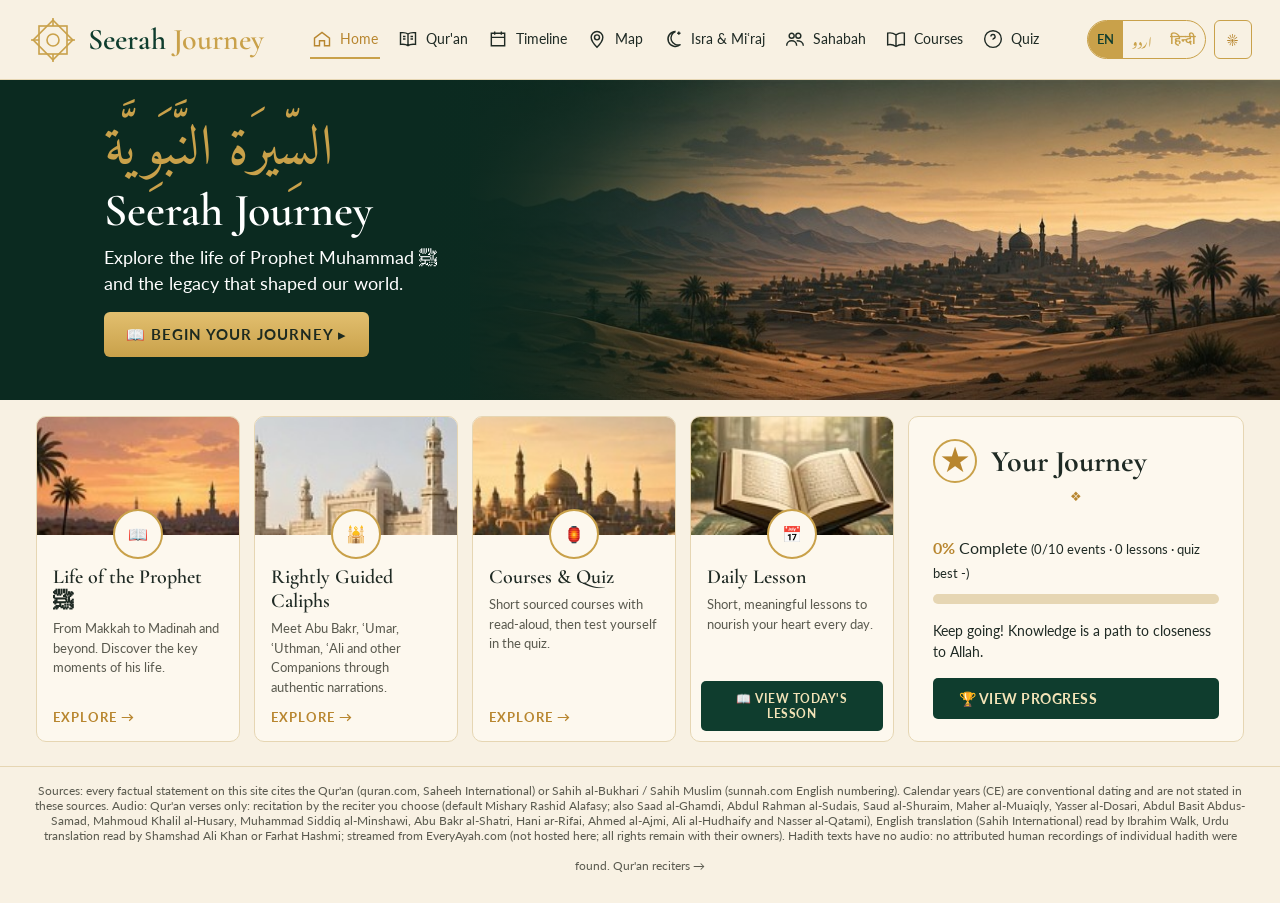
<file: index.html>
<!doctype html><html lang="en"><head><meta charset="utf-8"><meta name="viewport" content="width=device-width,initial-scale=1"><link rel="preconnect" href="https://fonts.googleapis.com"><link href="https://fonts.googleapis.com/css2?family=Amiri:wght@400;700&family=Cormorant+Garamond:ital,wght@0,500;0,600;0,700;1,500&family=Lato:wght@400;700&family=Noto+Nastaliq+Urdu:wght@400;600&family=Noto+Sans+Devanagari:wght@400;600&family=Hind:wght@400;600&display=swap" rel="stylesheet"><link rel="stylesheet" href="css/style.css?v=30"><title>Seerah Journey</title><script src="i18n/i18n.js"></script></head><body>
<header class="topnav"><a class="brand" href="index.html"><svg viewBox="0 0 50 50" fill="none" stroke="#c9a14a" stroke-width="1.6"><rect x="11" y="11" width="28" height="28"/><rect x="11" y="11" width="28" height="28" transform="rotate(45 25 25)"/><circle cx="25" cy="25" r="6"/><path d="M25 3v8M25 39v8M3 25h8M39 25h8"/></svg><div><b>Seerah <span>Journey</span></b><small>Learn • Reflect • Grow</small></div></a>
<nav class="links"><a href="index.html" class="active"><svg viewBox="0 0 24 24" fill="none" stroke="currentColor" stroke-width="1.7"><path d="M3 11l9-7 9 7v9h-6v-6H9v6H3z"/></svg>Home</a>
<a href="quran.html"><svg viewBox="0 0 24 24" fill="none" stroke="currentColor" stroke-width="1.7"><path d="M12 6c-2-1.5-5-2-9-1.5v14c4-.5 7 0 9 1.5 2-1.5 5-2 9-1.5v-14c-4-.5-7 0-9 1.5zM12 6v14M6 9h3M6 12h3M15 9h3M15 12h3"/></svg>Qur'an</a>
<a href="timeline.html"><svg viewBox="0 0 24 24" fill="none" stroke="currentColor" stroke-width="1.7"><path d="M4 5h16v15H4zM4 10h16M8 3v4M16 3v4"/></svg>Timeline</a>
<a href="map.html"><svg viewBox="0 0 24 24" fill="none" stroke="currentColor" stroke-width="1.7"><path d="M12 22s7-7 7-12a7 7 0 0 0-14 0c0 5 7 12 7 12zm0-9a3 3 0 1 0 0-6 3 3 0 0 0 0 6"/></svg>Map</a>
<a href="isra-miraj.html"><svg viewBox="0 0 24 24" fill="none" stroke="currentColor" stroke-width="1.7"><path d="M15 3a9 9 0 1 0 6 15.7A8 8 0 0 1 15 3zM19 3v4M17 5h4"/></svg>Isra &amp; Miʿraj</a><a href="sahabah.html"><svg viewBox="0 0 24 24" fill="none" stroke="currentColor" stroke-width="1.7"><path d="M8 11a3 3 0 1 0 0-6 3 3 0 0 0 0 6zm8 0a3 3 0 1 0 0-6 3 3 0 0 0 0 6zM2 20c0-4 3-6 6-6s6 2 6 6M14 14c4 0 8 2 8 6"/></svg>Sahabah</a>
<a href="courses.html"><svg viewBox="0 0 24 24" fill="none" stroke="currentColor" stroke-width="1.7"><path d="M2 5c4-1 7 0 10 2 3-2 6-3 10-2v14c-4-1-7 0-10 2-3-2-6-3-10-2zM12 7v14"/></svg>Courses</a>
<a href="quiz.html"><svg viewBox="0 0 24 24" fill="none" stroke="currentColor" stroke-width="1.7"><path d="M12 22a10 10 0 1 0 0-20 10 10 0 0 0 0 20zM9.5 9a2.5 2.5 0 1 1 3 2.5c-.5.2-.5 1-.5 1.5M12 17h.01"/></svg>Quiz</a></nav><div style="display:flex;gap:8px"><button class="btn-night" data-night>☀ <span>NIGHT MODE</span></button><button class="burger">☰</button></div></header>
<section class="hero pattern"><div class="in"><p class="ar">السِّيرَة النَّبَوِيَّة</p><h1>Seerah Journey</h1><p>Explore the life of Prophet Muhammad ﷺ<br>and the legacy that shaped our world.</p>
<a class="gbtn" href="timeline.html">📖 BEGIN YOUR JOURNEY ▸</a></div></section>
<section class="cards">
<div class="card"><img src="img/card1.jpg" alt="Desert dusk"><div class="ic">📖</div><h3>Life of the Prophet ﷺ</h3><p>From Makkah to Madinah and beyond. Discover the key moments of his life.</p><a class="explore" href="timeline.html">EXPLORE →</a></div>
<div class="card"><img src="img/card2.jpg" alt="Mosque"><div class="ic">🕌</div><h3>Rightly Guided Caliphs</h3><p>Meet Abu Bakr, ʿUmar, ʿUthman, ʿAli and other Companions through authentic narrations.</p><a class="explore" href="sahabah.html">EXPLORE →</a></div>
<div class="card"><img src="img/card3.jpg" alt="City"><div class="ic">🏮</div><h3>Courses &amp; Quiz</h3><p>Short sourced courses with read-aloud, then test yourself in the quiz.</p><a class="explore" href="courses.html">EXPLORE →</a></div>
<div class="card"><img src="img/card4.jpg" alt="Open book"><div class="ic">📅</div><h3>Daily Lesson</h3><p>Short, meaningful lessons to nourish your heart every day.</p><div class="lesson-box" id="lesson"></div><button class="dark" id="lessonBtn">📖 VIEW TODAY'S LESSON</button></div>
<div class="card journey"><h2><span class="ic" style="margin:0;width:44px;height:44px">★</span>Your Journey</h2><p style="color:var(--gold2);text-align:center;margin:4px 0 14px">❖</p>
<p style="font-size:16px;margin:0 0 10px;color:var(--ink)"><b id="pct" style="color:var(--gold2)">0%</b> Complete <small id="cnt"></small></p><div class="bar"><i id="pbar" style="width:0"></i></div>
<p style="margin:16px 0;font-size:14px;color:var(--ink)">Keep going! Knowledge is a path to closeness to Allah.</p><a class="dark" style="display:inline-block;margin:0;padding:12px 26px;font-size:14px" href="timeline.html">🏆 VIEW PROGRESS</a></div>
</section>

<script src="js/common.js"></script><script>
const p=progress(),v=viewed().length,lc=JSON.parse(localStorage.getItem('sj_lessons')||'[]').length,qb=localStorage.getItem('sj_quiz_best');pct.textContent=p+'%';pbar.style.width=p+'%';
cnt.textContent=`(${v}/${EVENTS.length} events · ${lc} lessons · quiz best ${qb?qb+'%':'-'})`;
const day=Math.floor(Date.now()/864e5),L=LESSONS[day%LESSONS.length];lesson.innerHTML=L[0]+' '+cites(L[1]);
lessonBtn.onclick=()=>{lesson.style.display=lesson.style.display==='block'?'none':'block'};
</script></body></html>
</file>
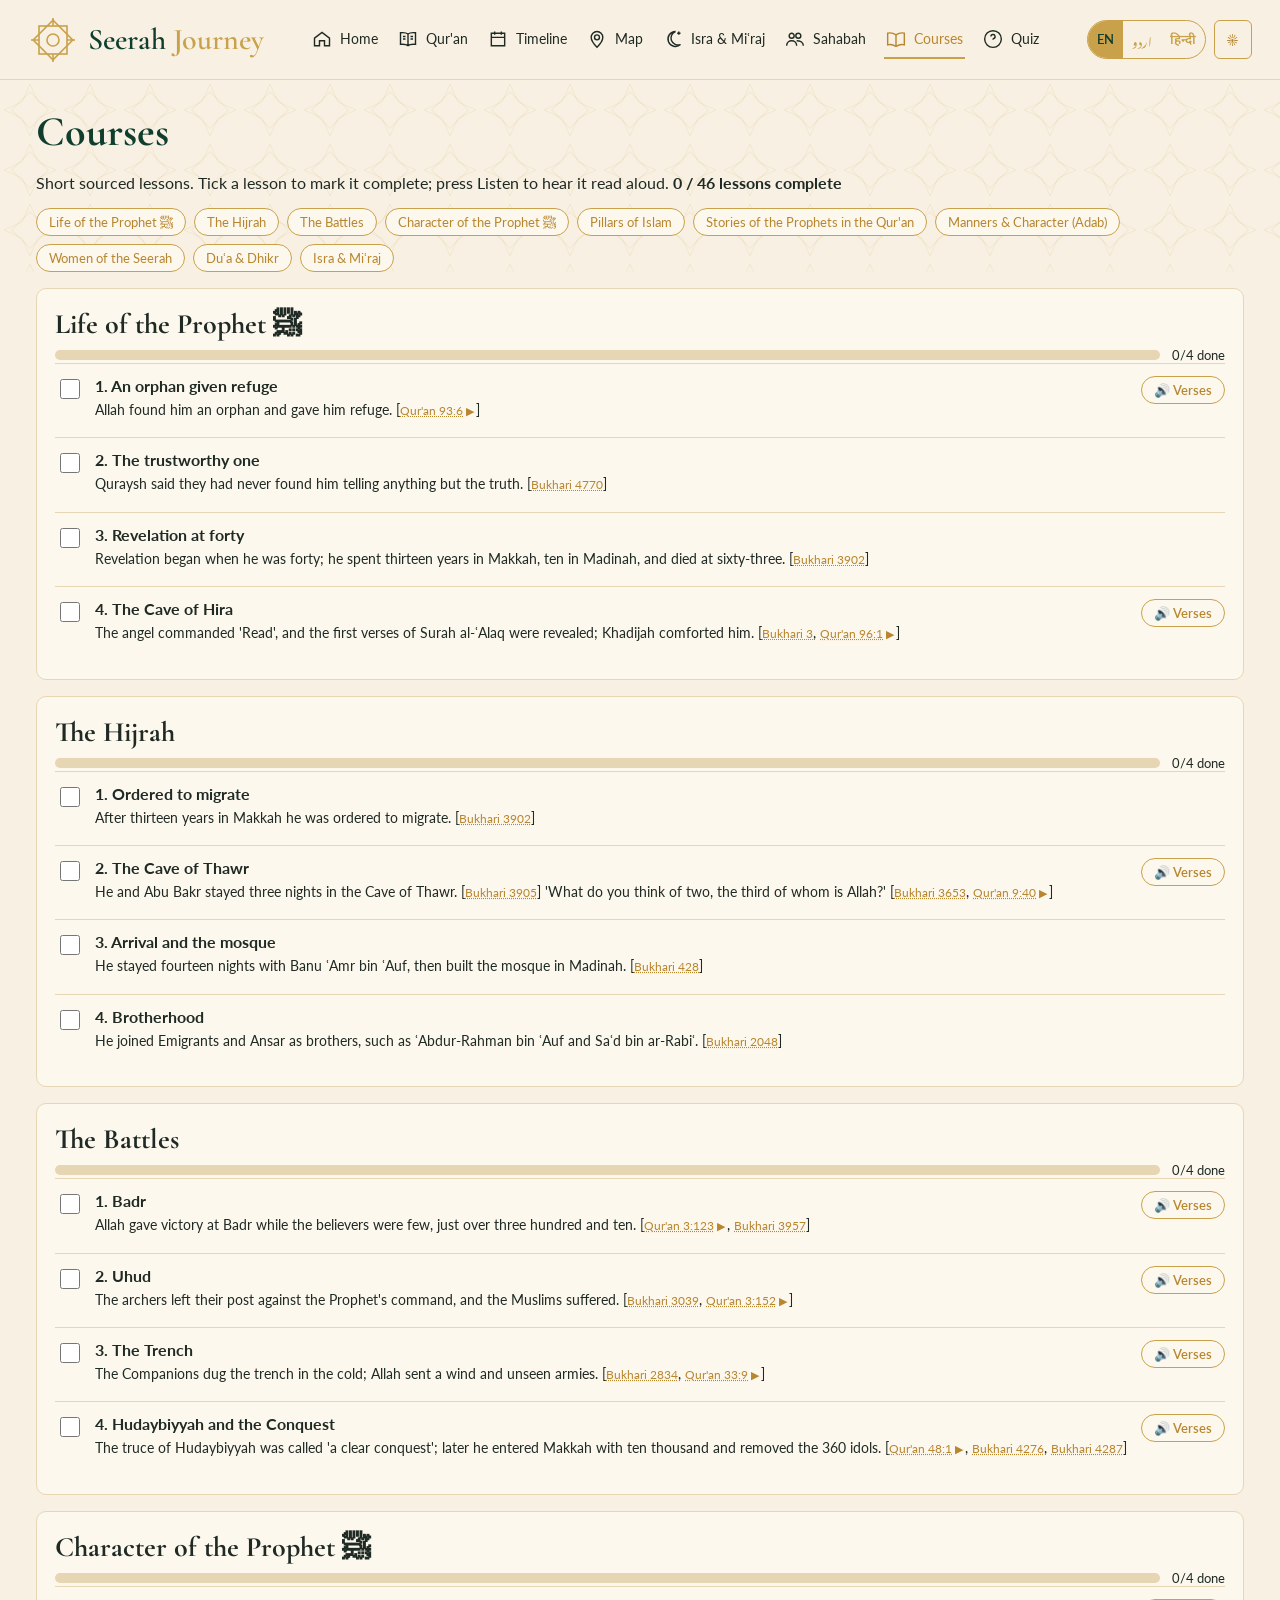
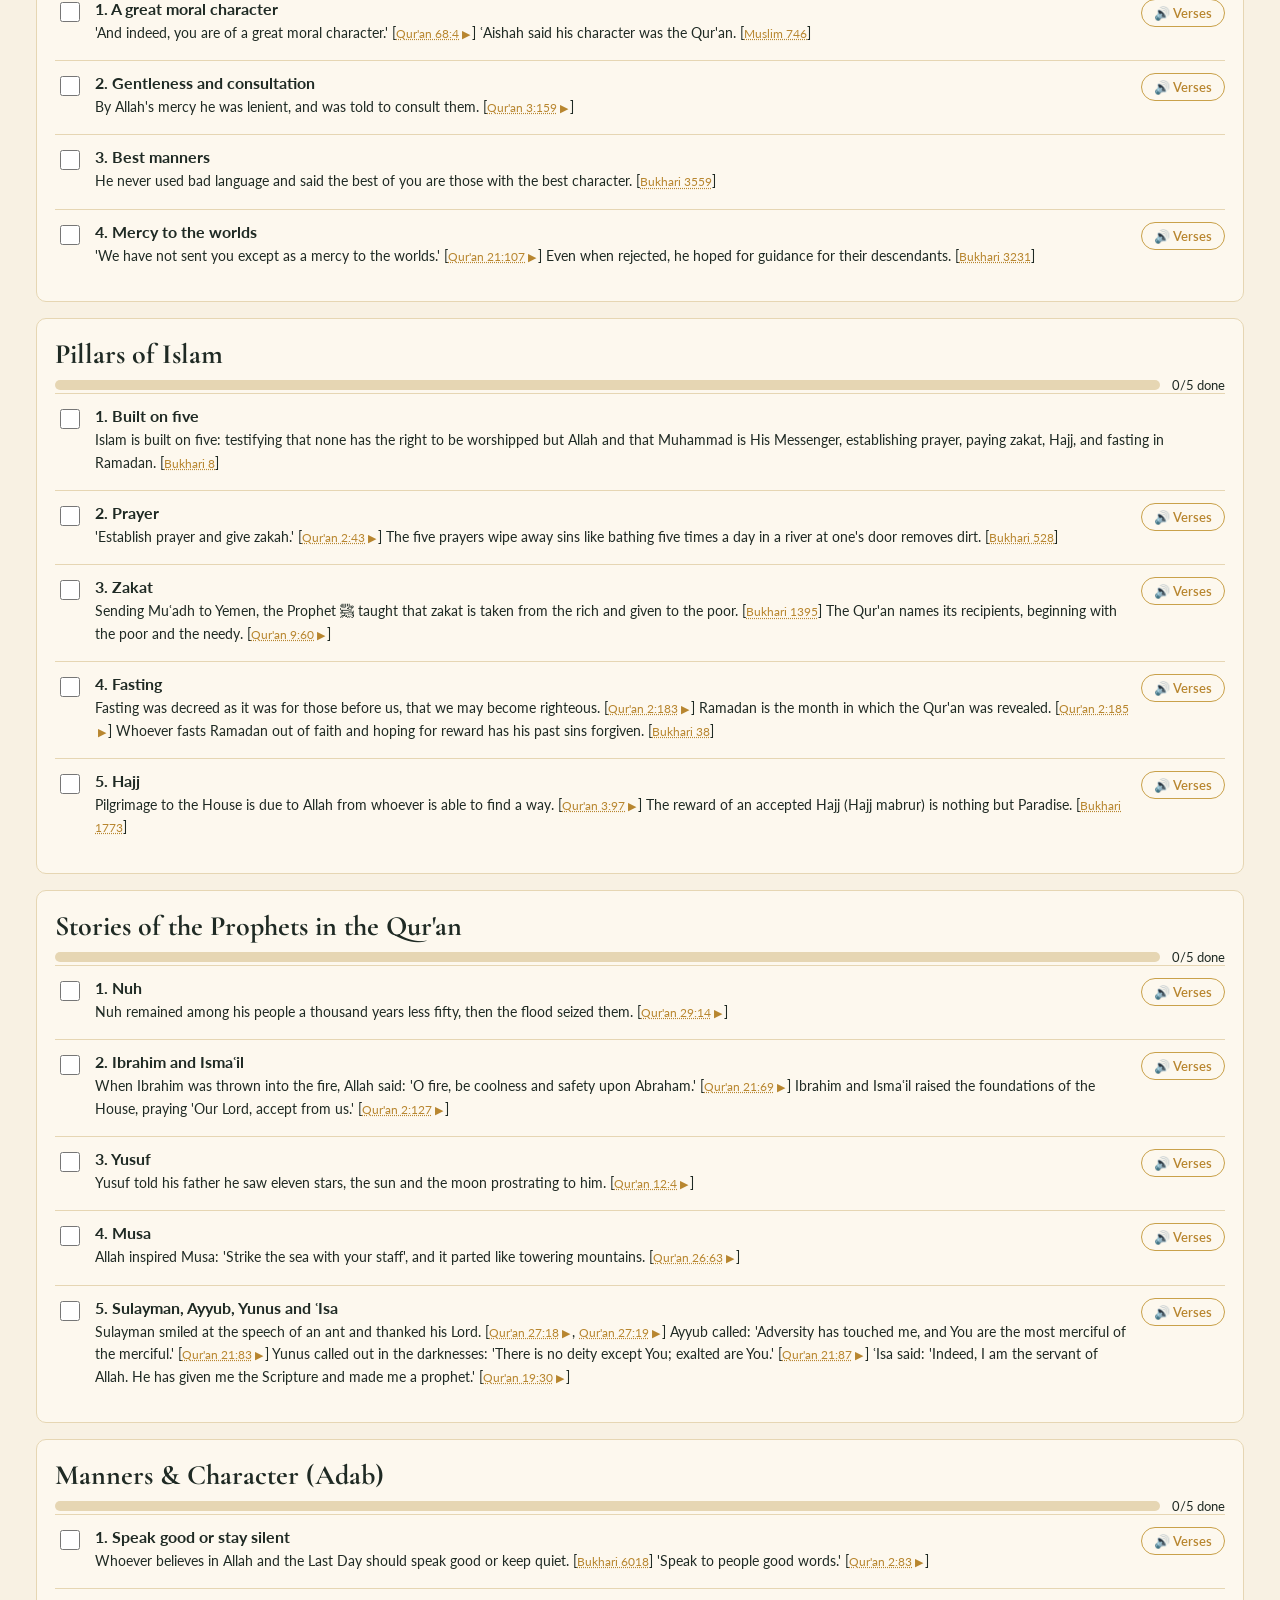
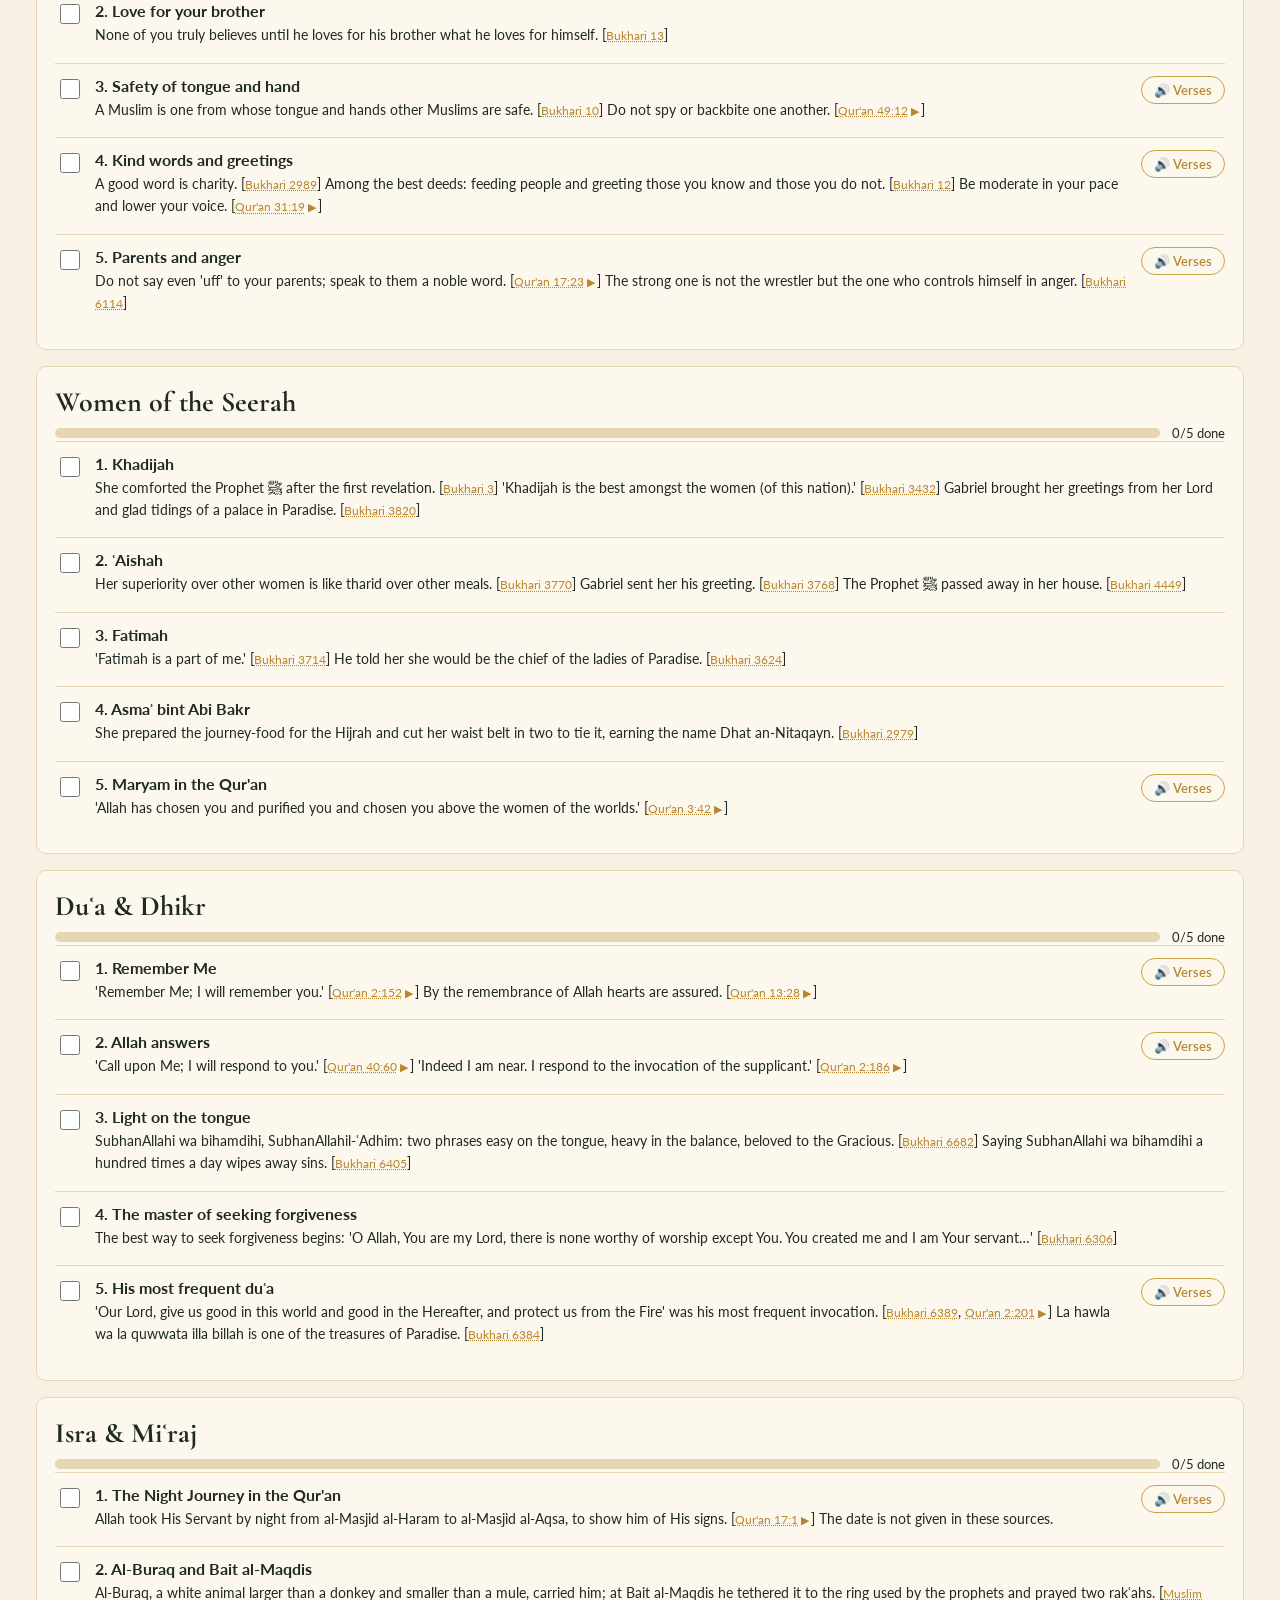
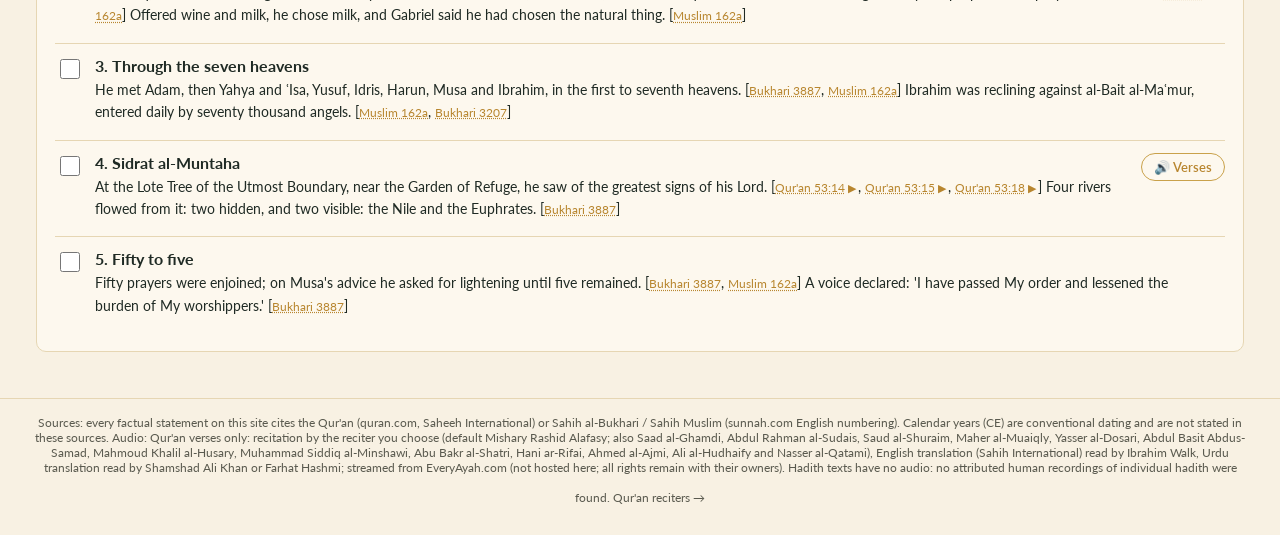
<file: courses.html>
<!doctype html><html lang="en"><head><meta charset="utf-8"><meta name="viewport" content="width=device-width,initial-scale=1"><link rel="preconnect" href="https://fonts.googleapis.com"><link href="https://fonts.googleapis.com/css2?family=Amiri:wght@400;700&family=Cormorant+Garamond:ital,wght@0,500;0,600;0,700;1,500&family=Lato:wght@400;700&family=Noto+Nastaliq+Urdu:wght@400;600&family=Noto+Sans+Devanagari:wght@400;600&family=Hind:wght@400;600&display=swap" rel="stylesheet"><link rel="stylesheet" href="css/style.css?v=30"><title>Courses · Seerah Journey</title><script src="i18n/i18n.js"></script></head><body>
<header class="topnav"><a class="brand" href="index.html"><svg viewBox="0 0 50 50" fill="none" stroke="#c9a14a" stroke-width="1.6"><rect x="11" y="11" width="28" height="28"/><rect x="11" y="11" width="28" height="28" transform="rotate(45 25 25)"/><circle cx="25" cy="25" r="6"/><path d="M25 3v8M25 39v8M3 25h8M39 25h8"/></svg><div><b>Seerah <span>Journey</span></b><small>Learn • Reflect • Grow</small></div></a>
<nav class="links"><a href="index.html"><svg viewBox="0 0 24 24" fill="none" stroke="currentColor" stroke-width="1.7"><path d="M3 11l9-7 9 7v9h-6v-6H9v6H3z"/></svg>Home</a>
<a href="quran.html"><svg viewBox="0 0 24 24" fill="none" stroke="currentColor" stroke-width="1.7"><path d="M12 6c-2-1.5-5-2-9-1.5v14c4-.5 7 0 9 1.5 2-1.5 5-2 9-1.5v-14c-4-.5-7 0-9 1.5zM12 6v14M6 9h3M6 12h3M15 9h3M15 12h3"/></svg>Qur'an</a>
<a href="timeline.html"><svg viewBox="0 0 24 24" fill="none" stroke="currentColor" stroke-width="1.7"><path d="M4 5h16v15H4zM4 10h16M8 3v4M16 3v4"/></svg>Timeline</a>
<a href="map.html"><svg viewBox="0 0 24 24" fill="none" stroke="currentColor" stroke-width="1.7"><path d="M12 22s7-7 7-12a7 7 0 0 0-14 0c0 5 7 12 7 12zm0-9a3 3 0 1 0 0-6 3 3 0 0 0 0 6"/></svg>Map</a>
<a href="isra-miraj.html"><svg viewBox="0 0 24 24" fill="none" stroke="currentColor" stroke-width="1.7"><path d="M15 3a9 9 0 1 0 6 15.7A8 8 0 0 1 15 3zM19 3v4M17 5h4"/></svg>Isra &amp; Miʿraj</a><a href="sahabah.html"><svg viewBox="0 0 24 24" fill="none" stroke="currentColor" stroke-width="1.7"><path d="M8 11a3 3 0 1 0 0-6 3 3 0 0 0 0 6zm8 0a3 3 0 1 0 0-6 3 3 0 0 0 0 6zM2 20c0-4 3-6 6-6s6 2 6 6M14 14c4 0 8 2 8 6"/></svg>Sahabah</a>
<a href="courses.html" class="active"><svg viewBox="0 0 24 24" fill="none" stroke="currentColor" stroke-width="1.7"><path d="M2 5c4-1 7 0 10 2 3-2 6-3 10-2v14c-4-1-7 0-10 2-3-2-6-3-10-2zM12 7v14"/></svg>Courses</a>
<a href="quiz.html"><svg viewBox="0 0 24 24" fill="none" stroke="currentColor" stroke-width="1.7"><path d="M12 22a10 10 0 1 0 0-20 10 10 0 0 0 0 20zM9.5 9a2.5 2.5 0 1 1 3 2.5c-.5.2-.5 1-.5 1.5M12 17h.01"/></svg>Quiz</a></nav><div style="display:flex;gap:8px"><button class="btn-night" data-night>☀ <span>NIGHT MODE</span></button><button class="burger">☰</button></div></header><section class="pagehead pattern"><h1>Courses</h1><p>Short sourced lessons. Tick a lesson to mark it complete; press Listen to hear it read aloud. <b id="total"></b></p><nav class="chips" id="chips"></nav></section><section class="wrap" id="cl"></section>

<script src="js/common.js"></script><script src="js/courses.js"></script></body></html>
</file>
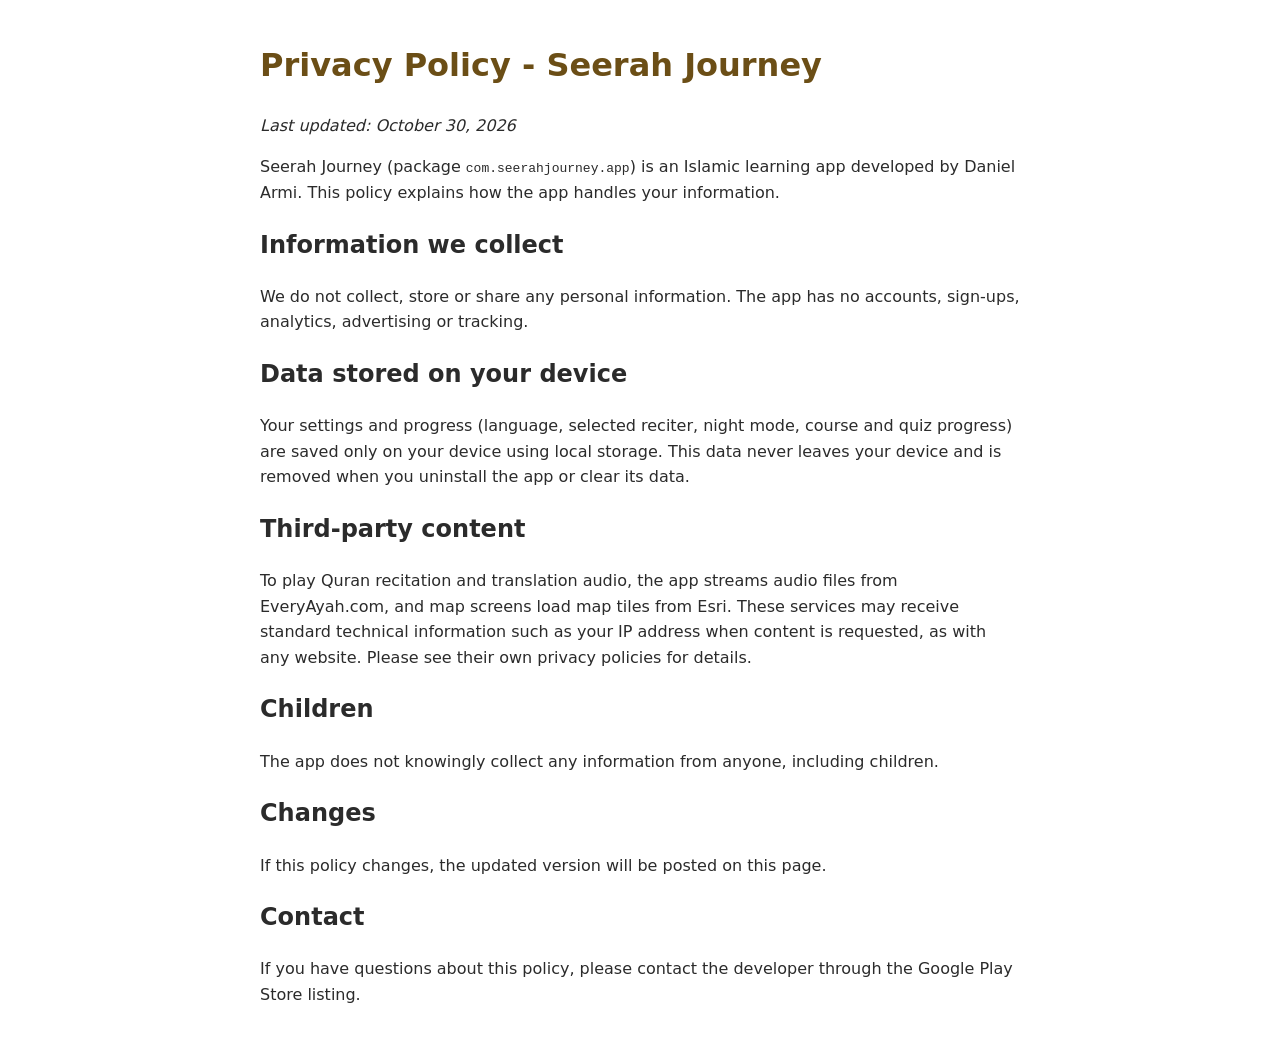
<file: privacy-policy.html>
<!DOCTYPE html>
<html lang="en"><head><meta charset="utf-8"><meta name="viewport" content="width=device-width,initial-scale=1">
<title>Seerah Journey - Privacy Policy</title>
<style>body{font-family:system-ui,sans-serif;max-width:760px;margin:40px auto;padding:0 20px;line-height:1.6;color:#2b2b2b}h1{color:#6b4e16}</style></head>
<body>
<h1>Privacy Policy - Seerah Journey</h1>
<p><em>Last updated: October 30, 2026</em></p>
<p>Seerah Journey (package <code>com.seerahjourney.app</code>) is an Islamic learning app developed by Daniel Armi. This policy explains how the app handles your information.</p>
<h2>Information we collect</h2>
<p>We do not collect, store or share any personal information. The app has no accounts, sign-ups, analytics, advertising or tracking.</p>
<h2>Data stored on your device</h2>
<p>Your settings and progress (language, selected reciter, night mode, course and quiz progress) are saved only on your device using local storage. This data never leaves your device and is removed when you uninstall the app or clear its data.</p>
<h2>Third-party content</h2>
<p>To play Quran recitation and translation audio, the app streams audio files from EveryAyah.com, and map screens load map tiles from Esri. These services may receive standard technical information such as your IP address when content is requested, as with any website. Please see their own privacy policies for details.</p>
<h2>Children</h2>
<p>The app does not knowingly collect any information from anyone, including children.</p>
<h2>Changes</h2>
<p>If this policy changes, the updated version will be posted on this page.</p>
<h2>Contact</h2>
<p>If you have questions about this policy, please contact the developer through the Google Play Store listing.</p>
</body></html>
</file>
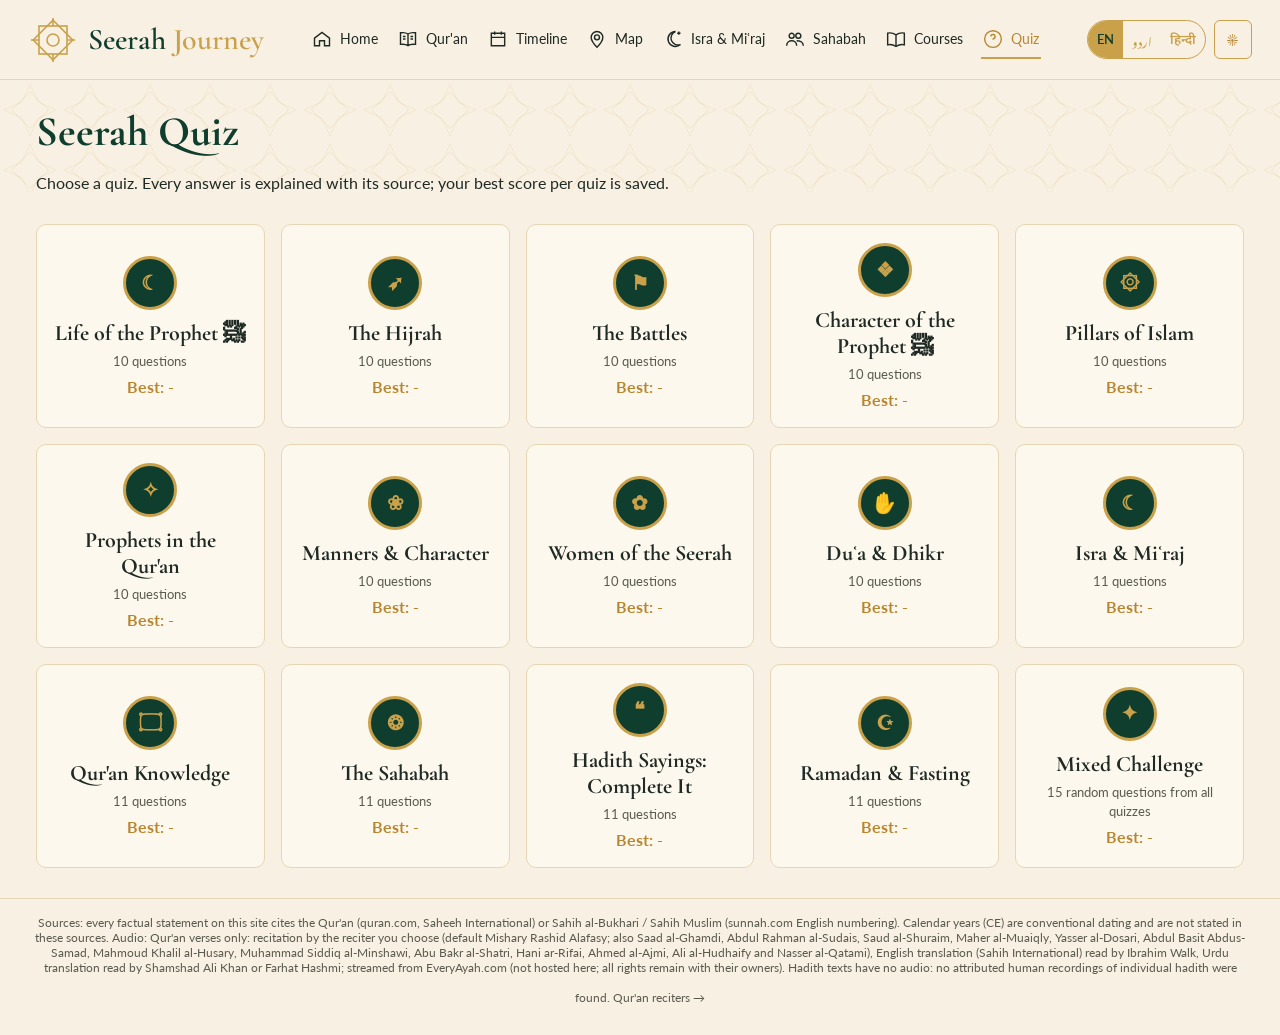
<file: quiz.html>
<!doctype html><html lang="en"><head><meta charset="utf-8"><meta name="viewport" content="width=device-width,initial-scale=1"><link rel="preconnect" href="https://fonts.googleapis.com"><link href="https://fonts.googleapis.com/css2?family=Amiri:wght@400;700&family=Cormorant+Garamond:ital,wght@0,500;0,600;0,700;1,500&family=Lato:wght@400;700&family=Noto+Nastaliq+Urdu:wght@400;600&family=Noto+Sans+Devanagari:wght@400;600&family=Hind:wght@400;600&display=swap" rel="stylesheet"><link rel="stylesheet" href="css/style.css?v=30"><title>Quiz · Seerah Journey</title><script src="i18n/i18n.js"></script></head><body>
<header class="topnav"><a class="brand" href="index.html"><svg viewBox="0 0 50 50" fill="none" stroke="#c9a14a" stroke-width="1.6"><rect x="11" y="11" width="28" height="28"/><rect x="11" y="11" width="28" height="28" transform="rotate(45 25 25)"/><circle cx="25" cy="25" r="6"/><path d="M25 3v8M25 39v8M3 25h8M39 25h8"/></svg><div><b>Seerah <span>Journey</span></b><small>Learn • Reflect • Grow</small></div></a>
<nav class="links"><a href="index.html"><svg viewBox="0 0 24 24" fill="none" stroke="currentColor" stroke-width="1.7"><path d="M3 11l9-7 9 7v9h-6v-6H9v6H3z"/></svg>Home</a>
<a href="quran.html"><svg viewBox="0 0 24 24" fill="none" stroke="currentColor" stroke-width="1.7"><path d="M12 6c-2-1.5-5-2-9-1.5v14c4-.5 7 0 9 1.5 2-1.5 5-2 9-1.5v-14c-4-.5-7 0-9 1.5zM12 6v14M6 9h3M6 12h3M15 9h3M15 12h3"/></svg>Qur'an</a>
<a href="timeline.html"><svg viewBox="0 0 24 24" fill="none" stroke="currentColor" stroke-width="1.7"><path d="M4 5h16v15H4zM4 10h16M8 3v4M16 3v4"/></svg>Timeline</a>
<a href="map.html"><svg viewBox="0 0 24 24" fill="none" stroke="currentColor" stroke-width="1.7"><path d="M12 22s7-7 7-12a7 7 0 0 0-14 0c0 5 7 12 7 12zm0-9a3 3 0 1 0 0-6 3 3 0 0 0 0 6"/></svg>Map</a>
<a href="isra-miraj.html"><svg viewBox="0 0 24 24" fill="none" stroke="currentColor" stroke-width="1.7"><path d="M15 3a9 9 0 1 0 6 15.7A8 8 0 0 1 15 3zM19 3v4M17 5h4"/></svg>Isra &amp; Miʿraj</a><a href="sahabah.html"><svg viewBox="0 0 24 24" fill="none" stroke="currentColor" stroke-width="1.7"><path d="M8 11a3 3 0 1 0 0-6 3 3 0 0 0 0 6zm8 0a3 3 0 1 0 0-6 3 3 0 0 0 0 6zM2 20c0-4 3-6 6-6s6 2 6 6M14 14c4 0 8 2 8 6"/></svg>Sahabah</a>
<a href="courses.html"><svg viewBox="0 0 24 24" fill="none" stroke="currentColor" stroke-width="1.7"><path d="M2 5c4-1 7 0 10 2 3-2 6-3 10-2v14c-4-1-7 0-10 2-3-2-6-3-10-2zM12 7v14"/></svg>Courses</a>
<a href="quiz.html" class="active"><svg viewBox="0 0 24 24" fill="none" stroke="currentColor" stroke-width="1.7"><path d="M12 22a10 10 0 1 0 0-20 10 10 0 0 0 0 20zM9.5 9a2.5 2.5 0 1 1 3 2.5c-.5.2-.5 1-.5 1.5M12 17h.01"/></svg>Quiz</a></nav><div style="display:flex;gap:8px"><button class="btn-night" data-night>☀ <span>NIGHT MODE</span></button><button class="burger">☰</button></div></header><section class="pagehead pattern"><h1>Seerah Quiz</h1><p>Choose a quiz. Every answer is explained with its source; your best score per quiz is saved.</p></section>
<section class="wrap"><div class="grid" id="pick"></div>
<div id="qview" hidden><button class="ob" id="backTop" style="cursor:pointer;margin-bottom:12px">← All quizzes</button><div class="qcard"><div style="display:flex;justify-content:space-between"><b id="qtitle" class="serif" style="font-size:22px"></b><span>Best: <b id="best"></b></span></div><div class="lbl" id="qn" style="margin-top:8px"></div><h2 id="qq" style="font-size:28px;margin:8px 0"></h2><div id="opts"></div><div class="expl" id="ex"></div>
<div style="display:flex;justify-content:space-between;align-items:center;margin-top:14px"><b id="sc">Score: 0</b><button class="gbtn" id="nx" style="display:none">Next →</button></div></div></div></section>
<script src="js/common.js"></script><script src="js/quiz.js"></script></body></html>
</file>
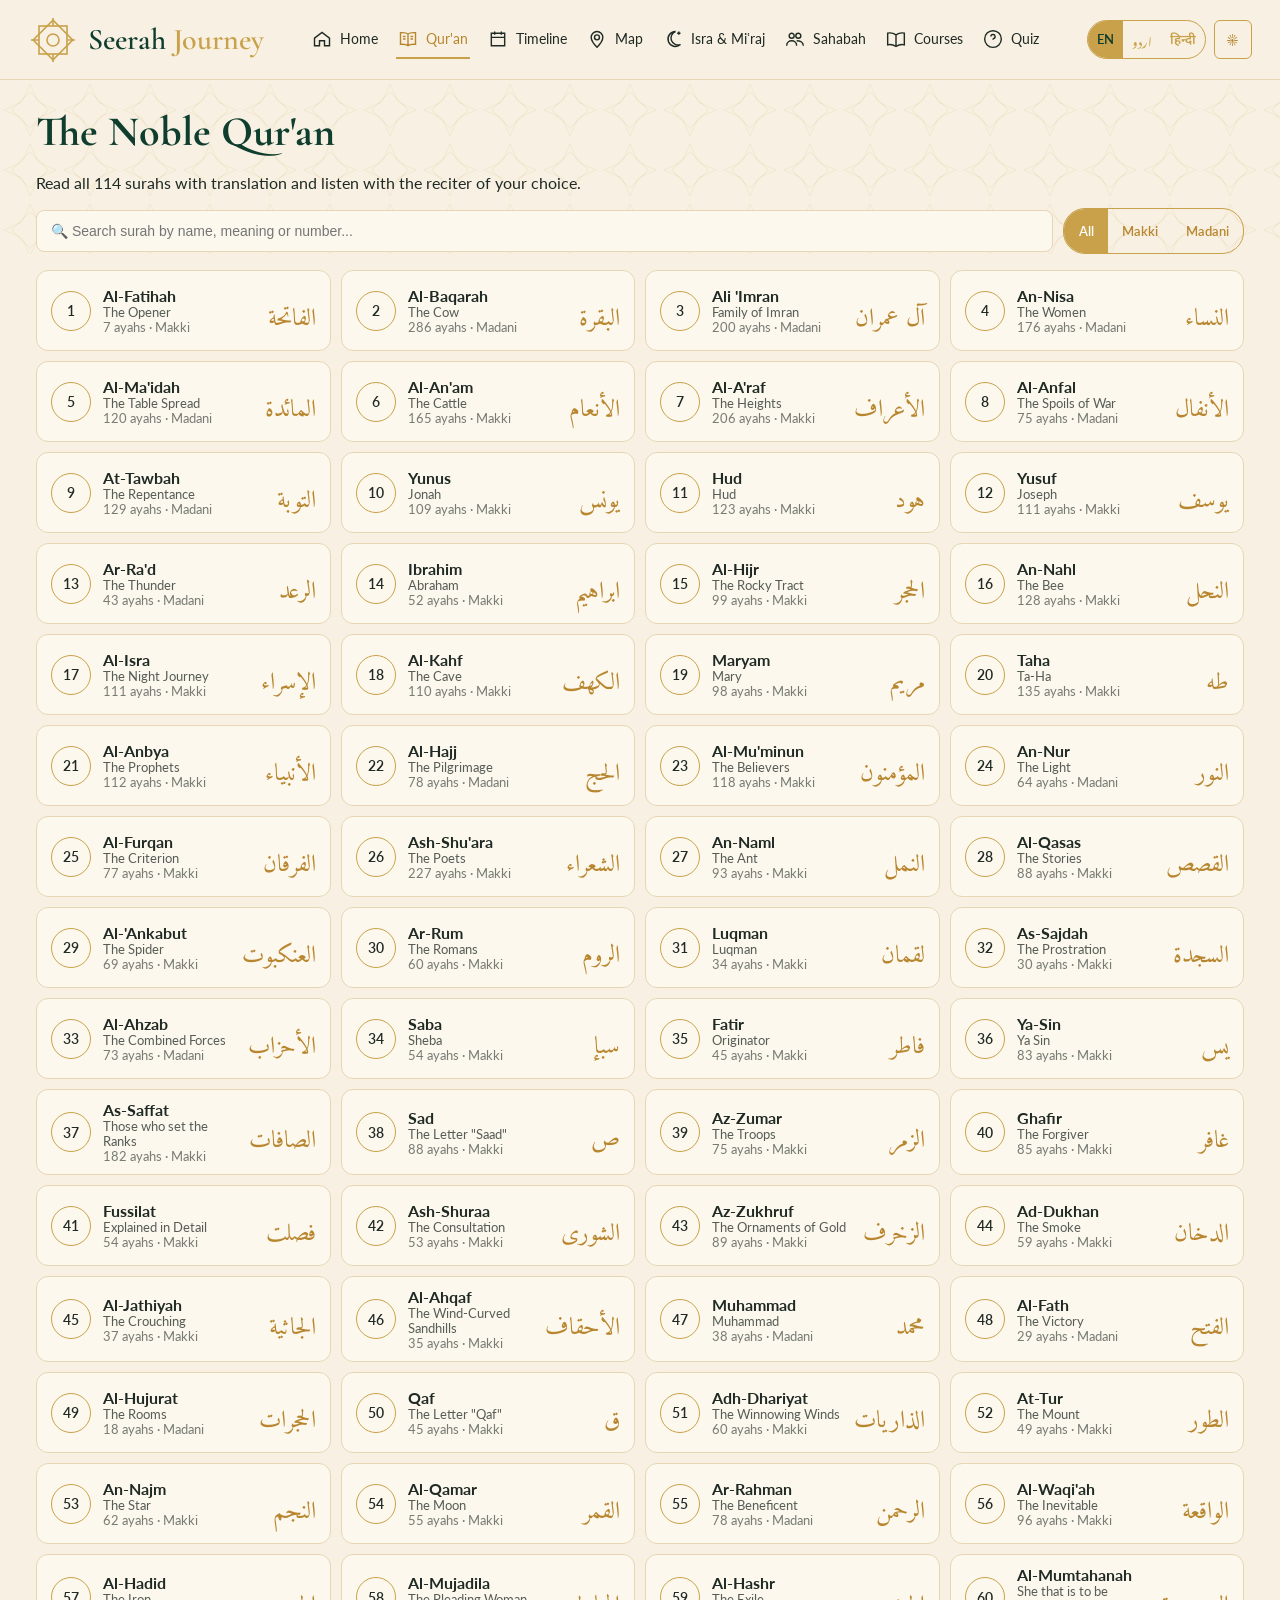
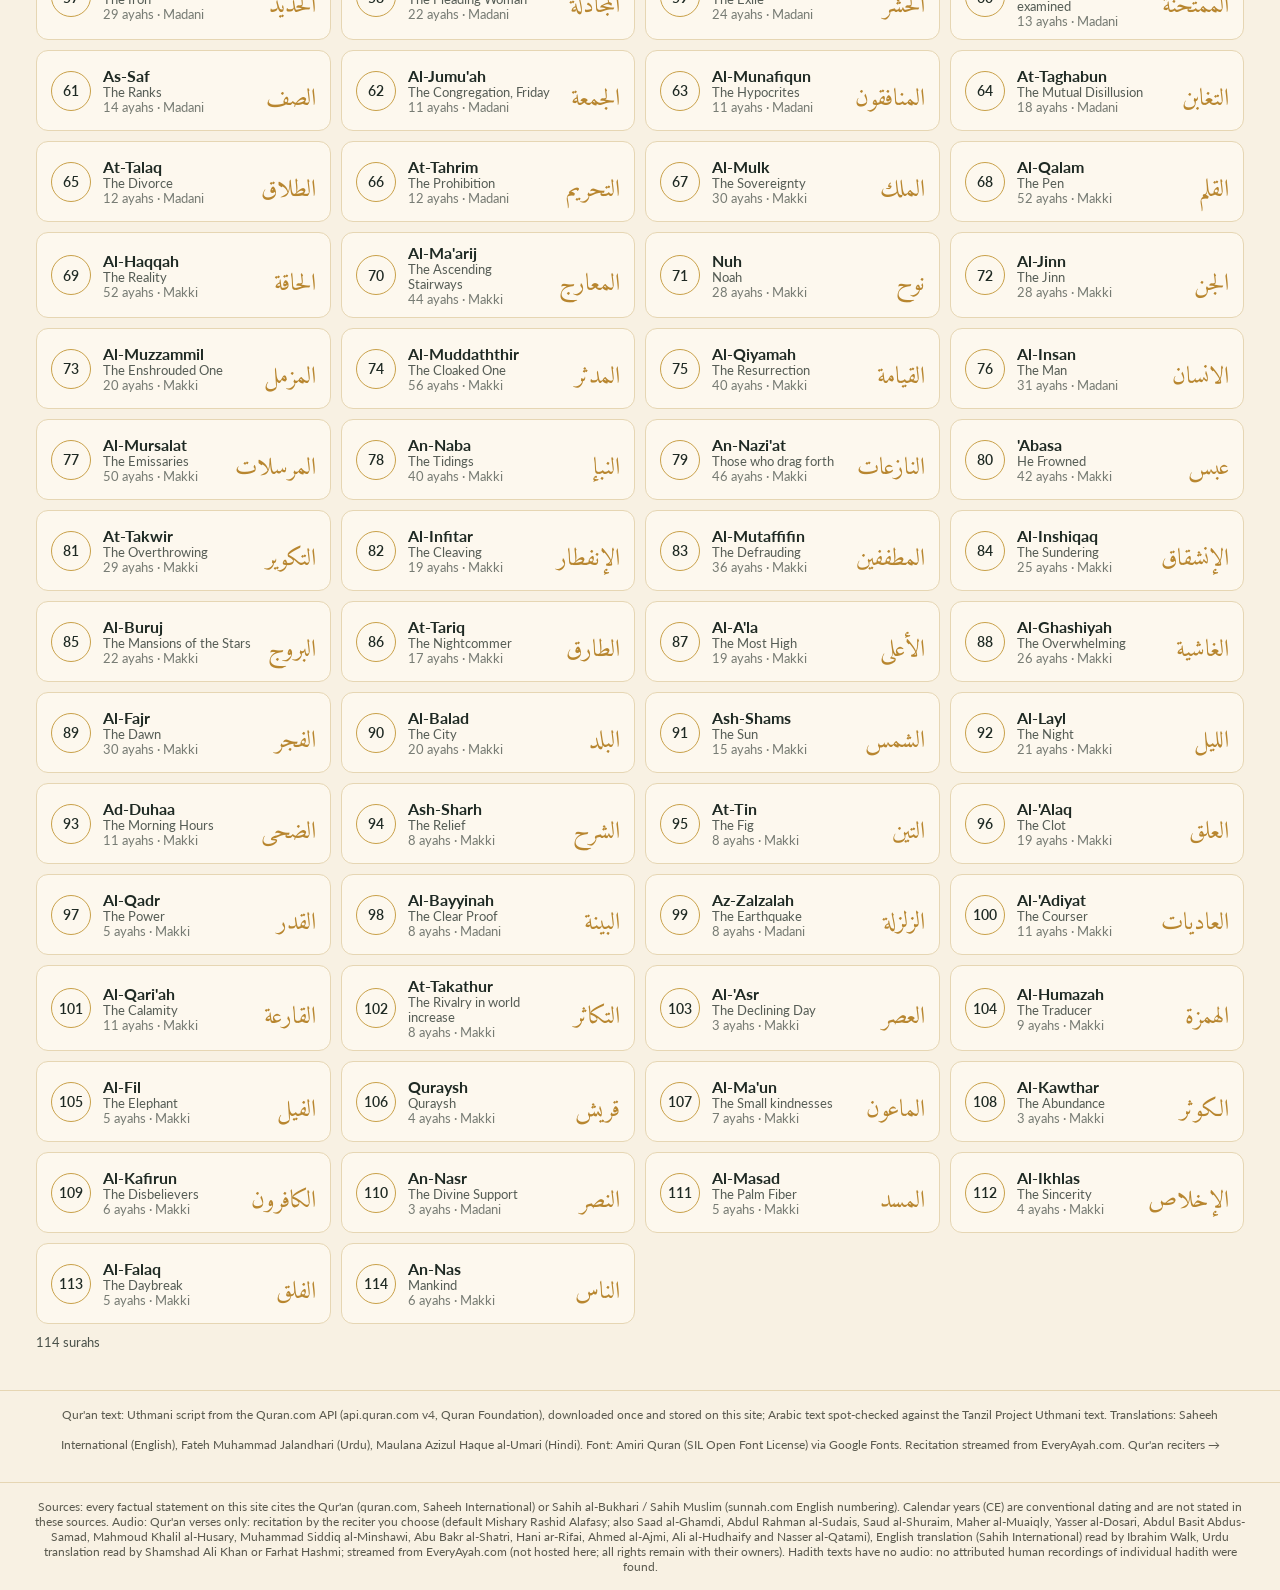
<file: quran.html>
<!doctype html><html lang="en"><head><meta charset="utf-8"><meta name="viewport" content="width=device-width,initial-scale=1"><link rel="preconnect" href="https://fonts.googleapis.com"><link href="https://fonts.googleapis.com/css2?family=Amiri:wght@400;700&family=Amiri+Quran&family=Cormorant+Garamond:ital,wght@0,500;0,600;0,700;1,500&family=Lato:wght@400;700&family=Noto+Nastaliq+Urdu:wght@400;600&family=Noto+Sans+Devanagari:wght@400;600&family=Hind:wght@400;600&display=swap" rel="stylesheet"><link rel="stylesheet" href="css/style.css?v=30"><title>Qur'an · Seerah Journey</title><script src="i18n/i18n.js"></script></head><body>
<header class="topnav"><a class="brand" href="index.html"><svg viewBox="0 0 50 50" fill="none" stroke="#c9a14a" stroke-width="1.6"><rect x="11" y="11" width="28" height="28"/><rect x="11" y="11" width="28" height="28" transform="rotate(45 25 25)"/><circle cx="25" cy="25" r="6"/><path d="M25 3v8M25 39v8M3 25h8M39 25h8"/></svg><div><b>Seerah <span>Journey</span></b><small>Learn • Reflect • Grow</small></div></a>
<nav class="links"><a href="index.html"><svg viewBox="0 0 24 24" fill="none" stroke="currentColor" stroke-width="1.7"><path d="M3 11l9-7 9 7v9h-6v-6H9v6H3z"/></svg>Home</a>
<a href="quran.html" class="active"><svg viewBox="0 0 24 24" fill="none" stroke="currentColor" stroke-width="1.7"><path d="M12 6c-2-1.5-5-2-9-1.5v14c4-.5 7 0 9 1.5 2-1.5 5-2 9-1.5v-14c-4-.5-7 0-9 1.5zM12 6v14M6 9h3M6 12h3M15 9h3M15 12h3"/></svg>Qur'an</a>
<a href="timeline.html"><svg viewBox="0 0 24 24" fill="none" stroke="currentColor" stroke-width="1.7"><path d="M4 5h16v15H4zM4 10h16M8 3v4M16 3v4"/></svg>Timeline</a>
<a href="map.html"><svg viewBox="0 0 24 24" fill="none" stroke="currentColor" stroke-width="1.7"><path d="M12 22s7-7 7-12a7 7 0 0 0-14 0c0 5 7 12 7 12zm0-9a3 3 0 1 0 0-6 3 3 0 0 0 0 6"/></svg>Map</a>
<a href="isra-miraj.html"><svg viewBox="0 0 24 24" fill="none" stroke="currentColor" stroke-width="1.7"><path d="M15 3a9 9 0 1 0 6 15.7A8 8 0 0 1 15 3zM19 3v4M17 5h4"/></svg>Isra &amp; Miʿraj</a><a href="sahabah.html"><svg viewBox="0 0 24 24" fill="none" stroke="currentColor" stroke-width="1.7"><path d="M8 11a3 3 0 1 0 0-6 3 3 0 0 0 0 6zm8 0a3 3 0 1 0 0-6 3 3 0 0 0 0 6zM2 20c0-4 3-6 6-6s6 2 6 6M14 14c4 0 8 2 8 6"/></svg>Sahabah</a>
<a href="courses.html"><svg viewBox="0 0 24 24" fill="none" stroke="currentColor" stroke-width="1.7"><path d="M2 5c4-1 7 0 10 2 3-2 6-3 10-2v14c-4-1-7 0-10 2-3-2-6-3-10-2zM12 7v14"/></svg>Courses</a>
<a href="quiz.html"><svg viewBox="0 0 24 24" fill="none" stroke="currentColor" stroke-width="1.7"><path d="M12 22a10 10 0 1 0 0-20 10 10 0 0 0 0 20zM9.5 9a2.5 2.5 0 1 1 3 2.5c-.5.2-.5 1-.5 1.5M12 17h.01"/></svg>Quiz</a></nav><div style="display:flex;gap:8px"><button class="btn-night" data-night>☀ <span>NIGHT MODE</span></button><button class="burger">☰</button></div></header><section class="pagehead pattern"><h1>The Noble Qur'an</h1><p>Read all 114 surahs with translation and listen with the reciter of your choice.</p>
<div id="cont"></div>
<div class="qfilt"><input class="search" id="qq" placeholder="🔍 Search surah by name, meaning or number..." aria-label="Search surahs"><span class="recfilt" role="group" aria-label="Revelation place"><button data-p="all" class="on">All</button><button data-p="makkah">Makki</button><button data-p="madinah">Madani</button></span></div></section>
<section class="wrap"><div class="sgrid" id="sgrid"></div><p class="recnote" id="qcount"></p></section>
<footer class="srcnote qcredit">Qur'an text: Uthmani script from the Quran.com API (api.quran.com v4, Quran Foundation), downloaded once and stored on this site; Arabic text spot-checked against the Tanzil Project Uthmani text. Translations: Saheeh International (English), Fateh Muhammad Jalandhari (Urdu), Maulana Azizul Haque al-Umari (Hindi). Font: Amiri Quran (SIL Open Font License) via Google Fonts. Recitation streamed from EveryAyah.com.</footer>
<script src="js/common.js"></script><script src="data/quran/index.js"></script><script src="js/quran.js"></script></body></html>
</file>
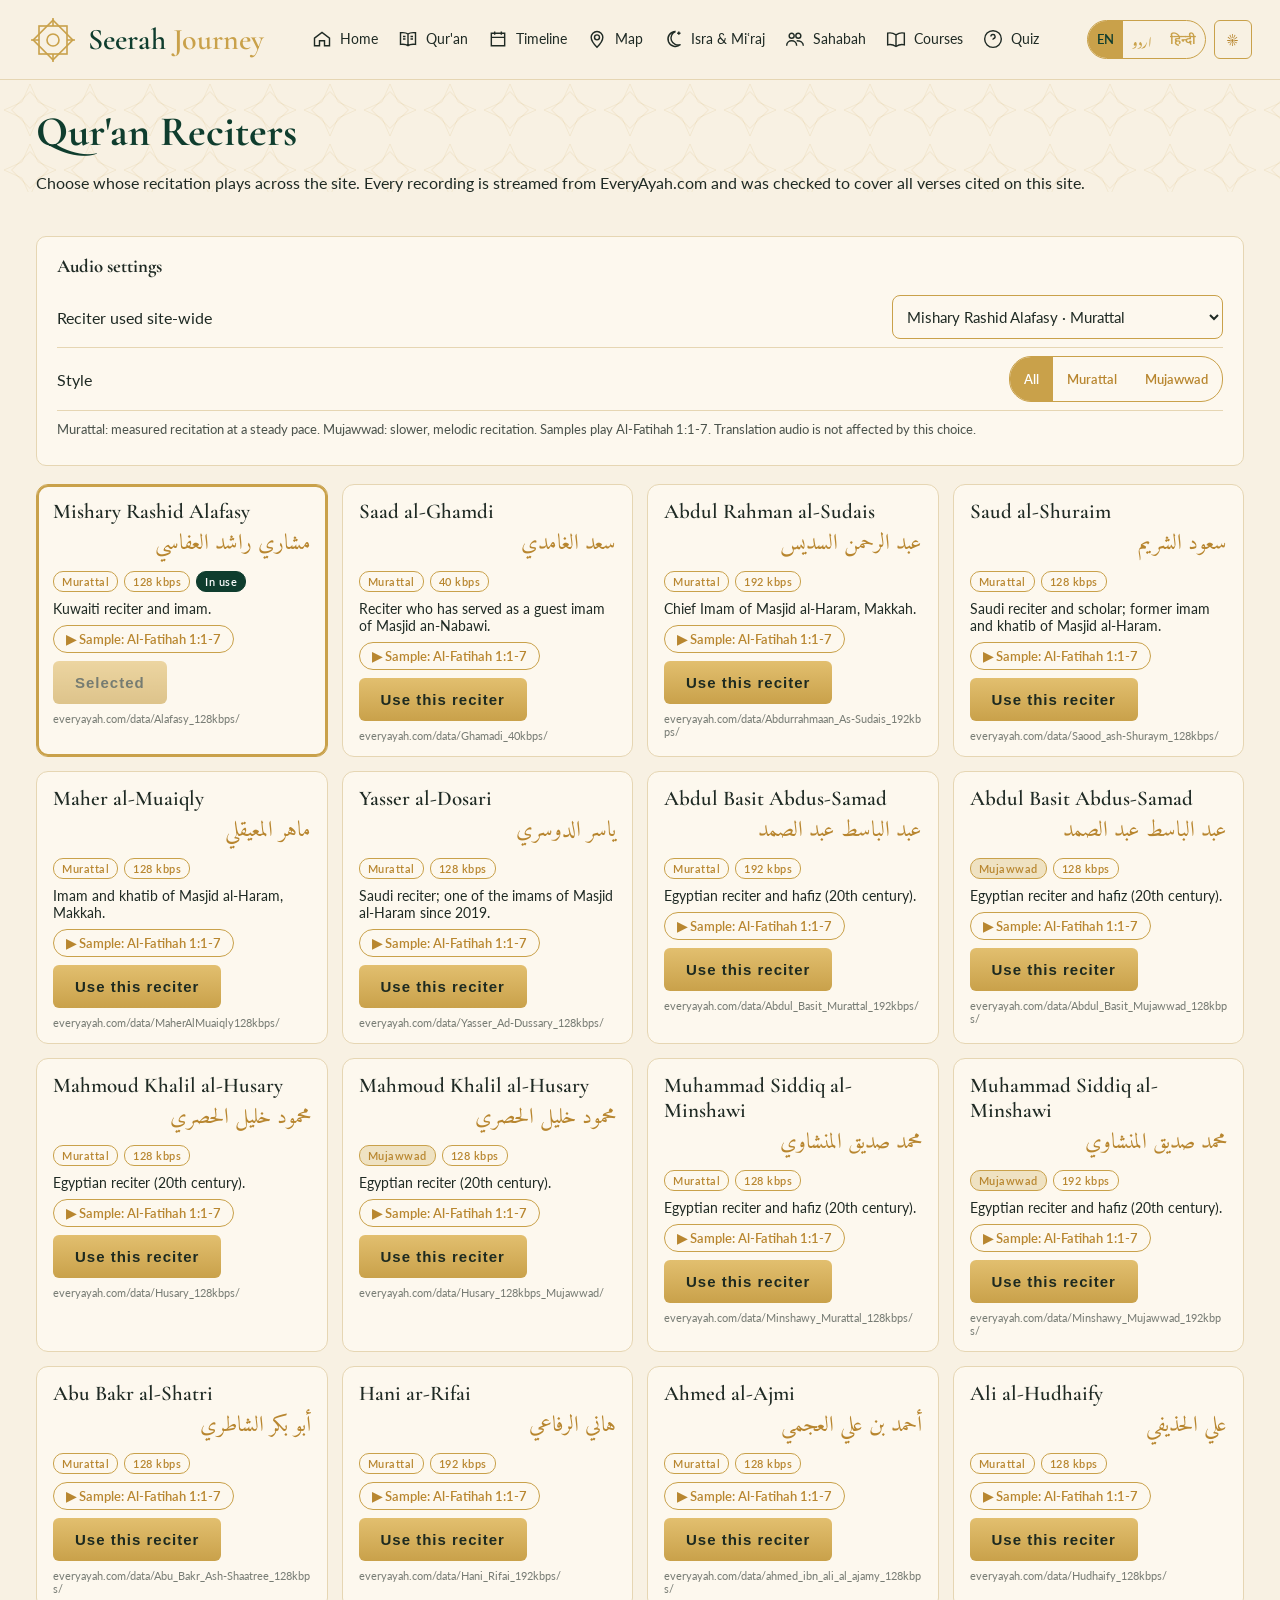
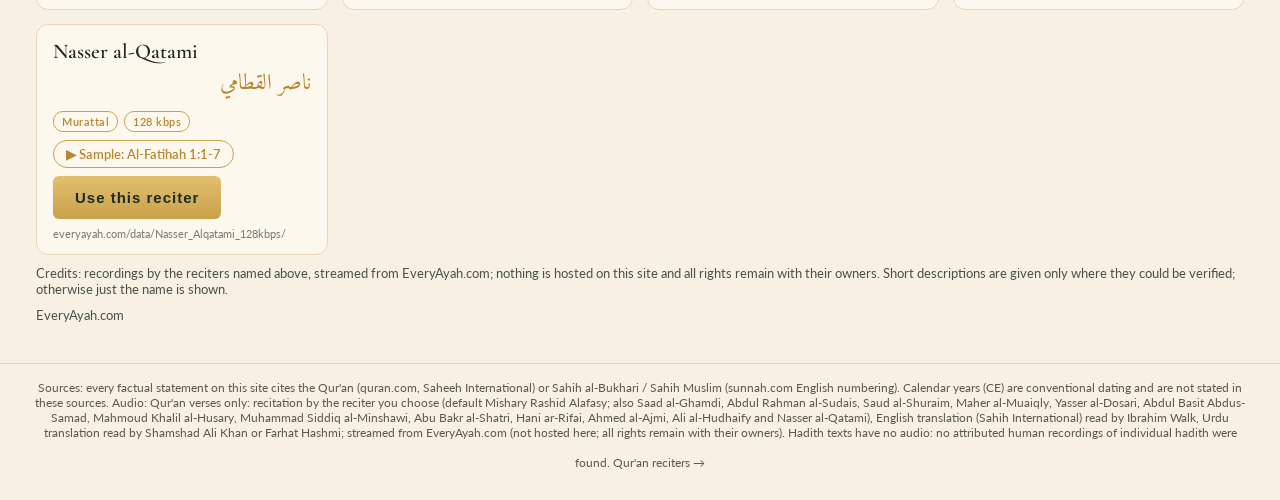
<file: reciters.html>
<!doctype html><html lang="en"><head><meta charset="utf-8"><meta name="viewport" content="width=device-width,initial-scale=1"><link rel="preconnect" href="https://fonts.googleapis.com"><link href="https://fonts.googleapis.com/css2?family=Amiri:wght@400;700&family=Cormorant+Garamond:ital,wght@0,500;0,600;0,700;1,500&family=Lato:wght@400;700&family=Noto+Nastaliq+Urdu:wght@400;600&family=Noto+Sans+Devanagari:wght@400;600&family=Hind:wght@400;600&display=swap" rel="stylesheet"><link rel="stylesheet" href="css/style.css?v=30"><title>Reciters · Seerah Journey</title><script src="i18n/i18n.js"></script></head><body>
<header class="topnav"><a class="brand" href="index.html"><svg viewBox="0 0 50 50" fill="none" stroke="#c9a14a" stroke-width="1.6"><rect x="11" y="11" width="28" height="28"/><rect x="11" y="11" width="28" height="28" transform="rotate(45 25 25)"/><circle cx="25" cy="25" r="6"/><path d="M25 3v8M25 39v8M3 25h8M39 25h8"/></svg><div><b>Seerah <span>Journey</span></b><small>Learn • Reflect • Grow</small></div></a>
<nav class="links"><a href="index.html"><svg viewBox="0 0 24 24" fill="none" stroke="currentColor" stroke-width="1.7"><path d="M3 11l9-7 9 7v9h-6v-6H9v6H3z"/></svg>Home</a>
<a href="quran.html"><svg viewBox="0 0 24 24" fill="none" stroke="currentColor" stroke-width="1.7"><path d="M12 6c-2-1.5-5-2-9-1.5v14c4-.5 7 0 9 1.5 2-1.5 5-2 9-1.5v-14c-4-.5-7 0-9 1.5zM12 6v14M6 9h3M6 12h3M15 9h3M15 12h3"/></svg>Qur'an</a>
<a href="timeline.html"><svg viewBox="0 0 24 24" fill="none" stroke="currentColor" stroke-width="1.7"><path d="M4 5h16v15H4zM4 10h16M8 3v4M16 3v4"/></svg>Timeline</a>
<a href="map.html"><svg viewBox="0 0 24 24" fill="none" stroke="currentColor" stroke-width="1.7"><path d="M12 22s7-7 7-12a7 7 0 0 0-14 0c0 5 7 12 7 12zm0-9a3 3 0 1 0 0-6 3 3 0 0 0 0 6"/></svg>Map</a>
<a href="isra-miraj.html"><svg viewBox="0 0 24 24" fill="none" stroke="currentColor" stroke-width="1.7"><path d="M15 3a9 9 0 1 0 6 15.7A8 8 0 0 1 15 3zM19 3v4M17 5h4"/></svg>Isra &amp; Miʿraj</a><a href="sahabah.html"><svg viewBox="0 0 24 24" fill="none" stroke="currentColor" stroke-width="1.7"><path d="M8 11a3 3 0 1 0 0-6 3 3 0 0 0 0 6zm8 0a3 3 0 1 0 0-6 3 3 0 0 0 0 6zM2 20c0-4 3-6 6-6s6 2 6 6M14 14c4 0 8 2 8 6"/></svg>Sahabah</a>
<a href="courses.html"><svg viewBox="0 0 24 24" fill="none" stroke="currentColor" stroke-width="1.7"><path d="M2 5c4-1 7 0 10 2 3-2 6-3 10-2v14c-4-1-7 0-10 2-3-2-6-3-10-2zM12 7v14"/></svg>Courses</a>
<a href="quiz.html"><svg viewBox="0 0 24 24" fill="none" stroke="currentColor" stroke-width="1.7"><path d="M12 22a10 10 0 1 0 0-20 10 10 0 0 0 0 20zM9.5 9a2.5 2.5 0 1 1 3 2.5c-.5.2-.5 1-.5 1.5M12 17h.01"/></svg>Quiz</a></nav><div style="display:flex;gap:8px"><button class="btn-night" data-night>☀ <span>NIGHT MODE</span></button><button class="burger">☰</button></div></header><section class="pagehead pattern"><h1>Qur'an Reciters</h1><p>Choose whose recitation plays across the site. Every recording is streamed from EveryAyah.com and was checked to cover all verses cited on this site.</p></section>
<section class="wrap"><div class="panel recset" id="settings"><h3>Audio settings</h3>
<div class="recrow"><label for="recDefault">Reciter used site-wide</label><span id="recSelWrap"></span></div>
<div class="recrow"><span>Style</span><span class="recfilt" role="group" aria-label="Style"><button data-st="all" class="on">All</button><button data-st="murattal">Murattal</button><button data-st="mujawwad">Mujawwad</button></span></div>
<p class="recnote">Murattal: measured recitation at a steady pace. Mujawwad: slower, melodic recitation. Samples play Al-Fatihah 1:1-7. Translation audio is not affected by this choice.</p></div>
<div class="recgrid" id="recgrid"></div>
<p class="recnote">Credits: recordings by the reciters named above, streamed from EveryAyah.com; nothing is hosted on this site and all rights remain with their owners. Short descriptions are given only where they could be verified; otherwise just the name is shown.</p><p class="recnote"><a class="notr" href="https://everyayah.com/" target="_blank" rel="noopener">EveryAyah.com</a></p></section>
<script src="js/common.js"></script><script src="js/reciters.js"></script></body></html>
</file>
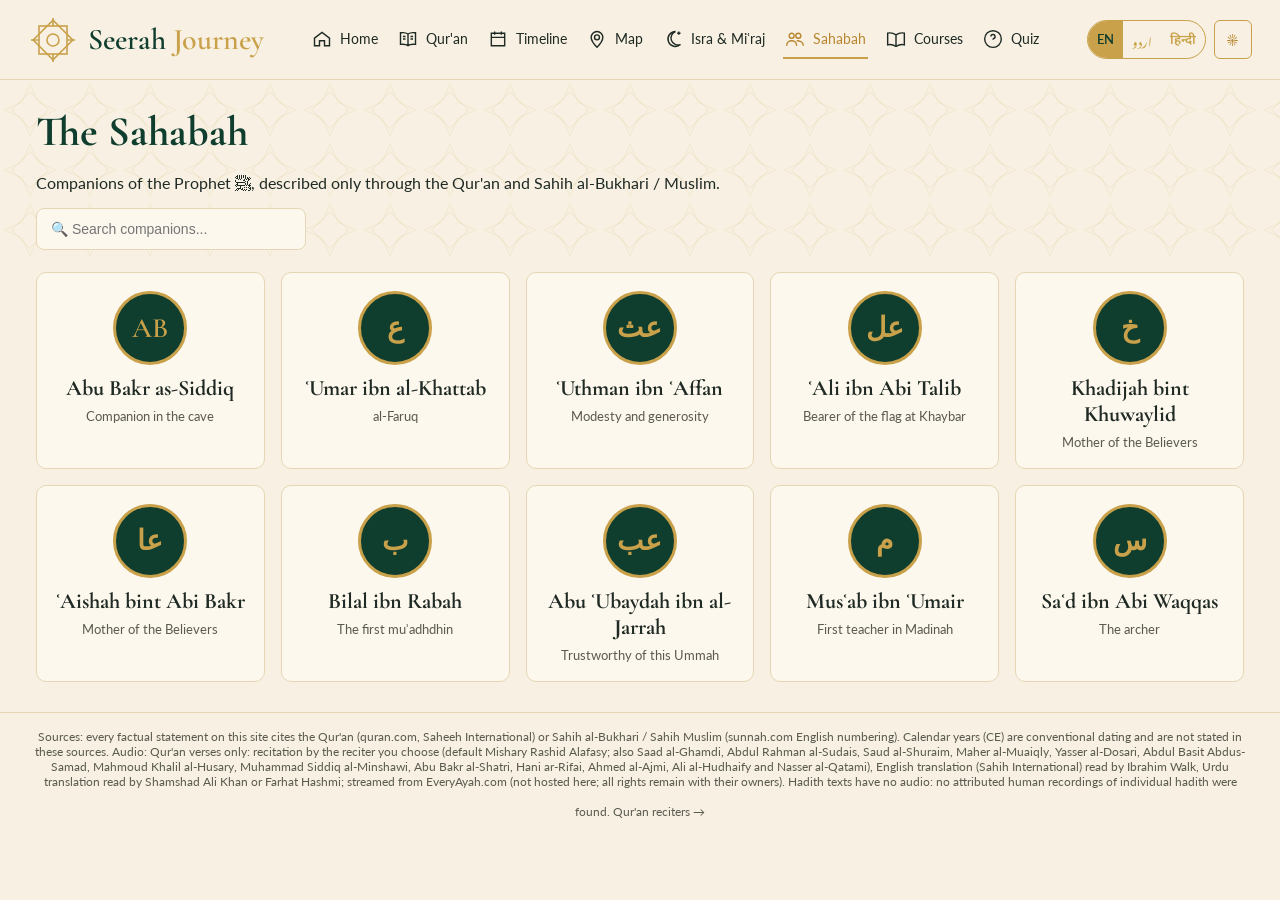
<file: sahabah.html>
<!doctype html><html lang="en"><head><meta charset="utf-8"><meta name="viewport" content="width=device-width,initial-scale=1"><link rel="preconnect" href="https://fonts.googleapis.com"><link href="https://fonts.googleapis.com/css2?family=Amiri:wght@400;700&family=Cormorant+Garamond:ital,wght@0,500;0,600;0,700;1,500&family=Lato:wght@400;700&family=Noto+Nastaliq+Urdu:wght@400;600&family=Noto+Sans+Devanagari:wght@400;600&family=Hind:wght@400;600&display=swap" rel="stylesheet"><link rel="stylesheet" href="css/style.css?v=30"><title>Sahabah · Seerah Journey</title><script src="i18n/i18n.js"></script></head><body>
<header class="topnav"><a class="brand" href="index.html"><svg viewBox="0 0 50 50" fill="none" stroke="#c9a14a" stroke-width="1.6"><rect x="11" y="11" width="28" height="28"/><rect x="11" y="11" width="28" height="28" transform="rotate(45 25 25)"/><circle cx="25" cy="25" r="6"/><path d="M25 3v8M25 39v8M3 25h8M39 25h8"/></svg><div><b>Seerah <span>Journey</span></b><small>Learn • Reflect • Grow</small></div></a>
<nav class="links"><a href="index.html"><svg viewBox="0 0 24 24" fill="none" stroke="currentColor" stroke-width="1.7"><path d="M3 11l9-7 9 7v9h-6v-6H9v6H3z"/></svg>Home</a>
<a href="quran.html"><svg viewBox="0 0 24 24" fill="none" stroke="currentColor" stroke-width="1.7"><path d="M12 6c-2-1.5-5-2-9-1.5v14c4-.5 7 0 9 1.5 2-1.5 5-2 9-1.5v-14c-4-.5-7 0-9 1.5zM12 6v14M6 9h3M6 12h3M15 9h3M15 12h3"/></svg>Qur'an</a>
<a href="timeline.html"><svg viewBox="0 0 24 24" fill="none" stroke="currentColor" stroke-width="1.7"><path d="M4 5h16v15H4zM4 10h16M8 3v4M16 3v4"/></svg>Timeline</a>
<a href="map.html"><svg viewBox="0 0 24 24" fill="none" stroke="currentColor" stroke-width="1.7"><path d="M12 22s7-7 7-12a7 7 0 0 0-14 0c0 5 7 12 7 12zm0-9a3 3 0 1 0 0-6 3 3 0 0 0 0 6"/></svg>Map</a>
<a href="isra-miraj.html"><svg viewBox="0 0 24 24" fill="none" stroke="currentColor" stroke-width="1.7"><path d="M15 3a9 9 0 1 0 6 15.7A8 8 0 0 1 15 3zM19 3v4M17 5h4"/></svg>Isra &amp; Miʿraj</a><a href="sahabah.html" class="active"><svg viewBox="0 0 24 24" fill="none" stroke="currentColor" stroke-width="1.7"><path d="M8 11a3 3 0 1 0 0-6 3 3 0 0 0 0 6zm8 0a3 3 0 1 0 0-6 3 3 0 0 0 0 6zM2 20c0-4 3-6 6-6s6 2 6 6M14 14c4 0 8 2 8 6"/></svg>Sahabah</a>
<a href="courses.html"><svg viewBox="0 0 24 24" fill="none" stroke="currentColor" stroke-width="1.7"><path d="M2 5c4-1 7 0 10 2 3-2 6-3 10-2v14c-4-1-7 0-10 2-3-2-6-3-10-2zM12 7v14"/></svg>Courses</a>
<a href="quiz.html"><svg viewBox="0 0 24 24" fill="none" stroke="currentColor" stroke-width="1.7"><path d="M12 22a10 10 0 1 0 0-20 10 10 0 0 0 0 20zM9.5 9a2.5 2.5 0 1 1 3 2.5c-.5.2-.5 1-.5 1.5M12 17h.01"/></svg>Quiz</a></nav><div style="display:flex;gap:8px"><button class="btn-night" data-night>☀ <span>NIGHT MODE</span></button><button class="burger">☰</button></div></header><section class="pagehead pattern"><h1>The Sahabah</h1><p>Companions of the Prophet ﷺ, described only through the Qur'an and Sahih al-Bukhari / Muslim.</p>
<input class="search" id="sq" placeholder="🔍 Search companions..." style="margin-bottom:6px"></section><section class="wrap"><div class="grid" id="grid"></div></section>
<div class="modal" id="modal" role="dialog"><div class="box" id="md"></div></div>
<script src="js/common.js"></script><script src="js/sahabah.js"></script></body></html>
</file>
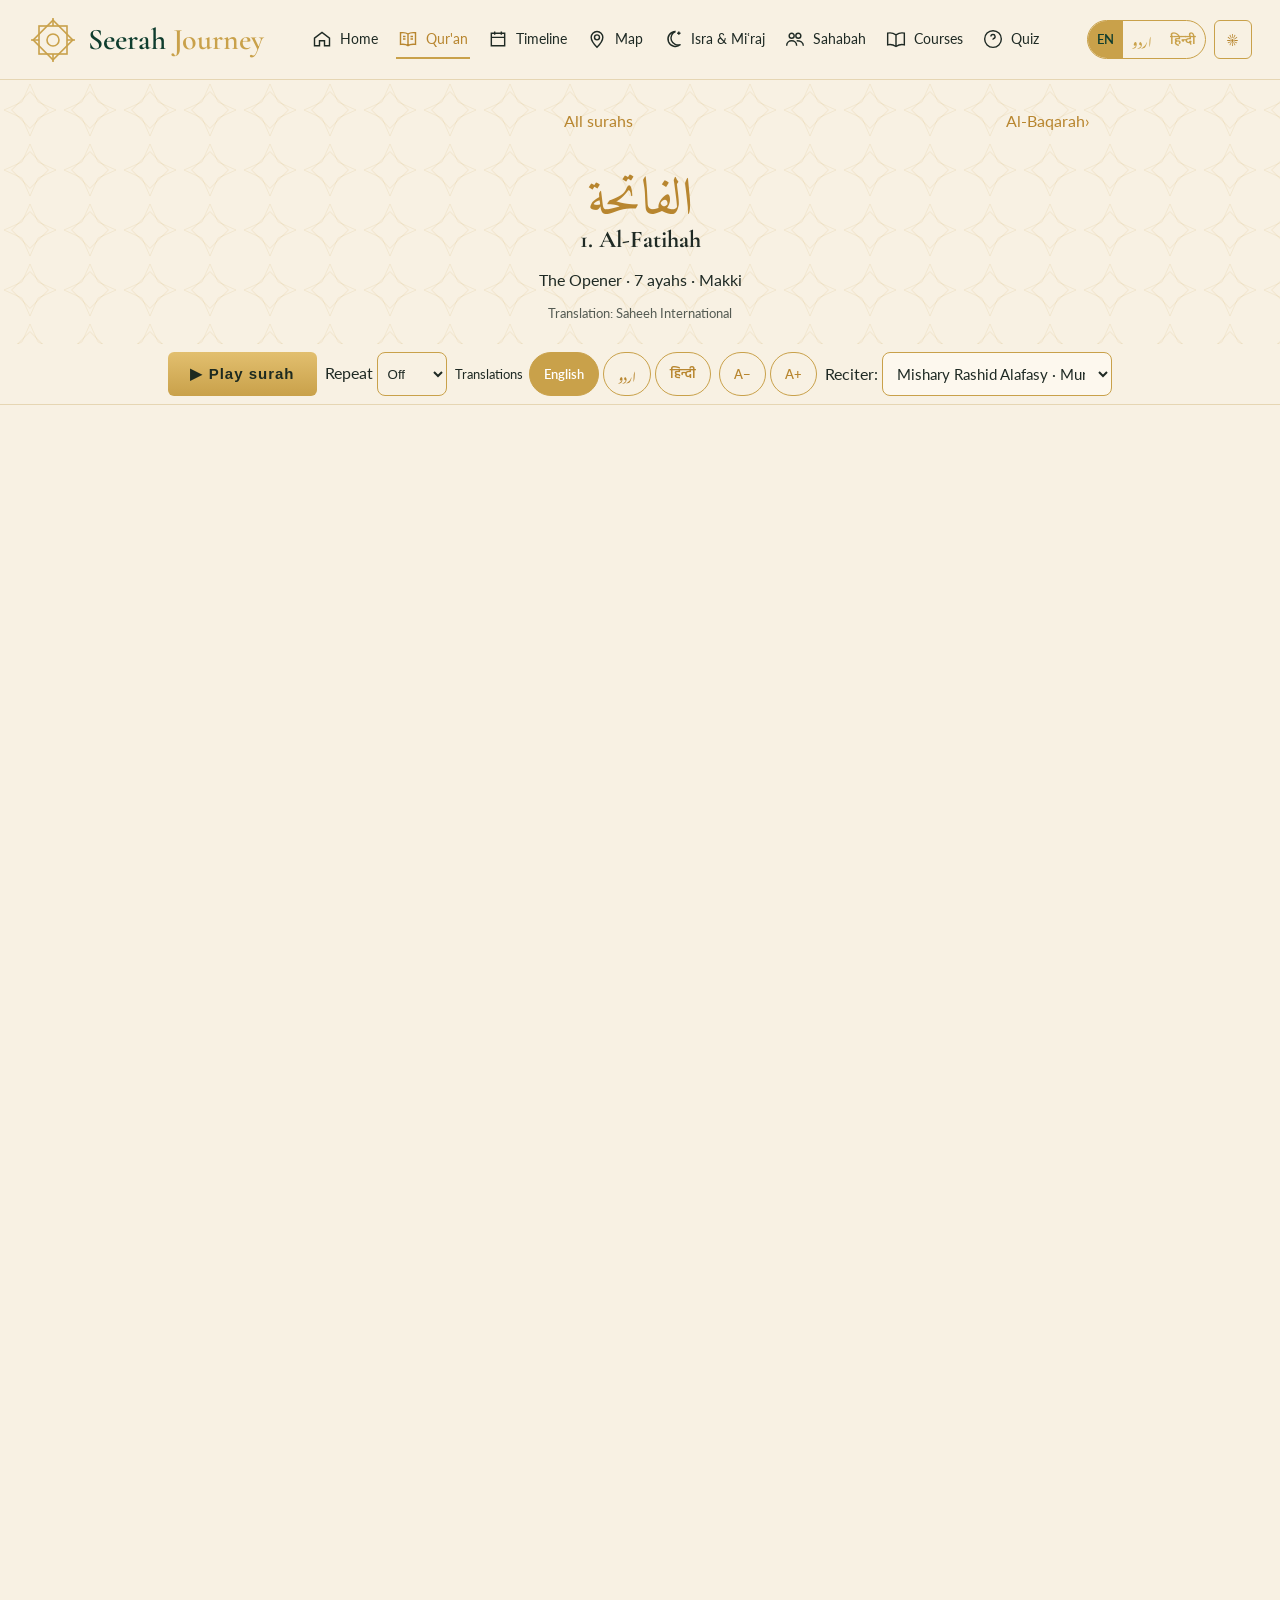
<file: surah.html>
<!doctype html><html lang="en"><head><meta charset="utf-8"><meta name="viewport" content="width=device-width,initial-scale=1"><link rel="preconnect" href="https://fonts.googleapis.com"><link href="https://fonts.googleapis.com/css2?family=Amiri:wght@400;700&family=Amiri+Quran&family=Cormorant+Garamond:ital,wght@0,500;0,600;0,700;1,500&family=Lato:wght@400;700&family=Noto+Nastaliq+Urdu:wght@400;600&family=Noto+Sans+Devanagari:wght@400;600&family=Hind:wght@400;600&display=swap" rel="stylesheet"><link rel="stylesheet" href="css/style.css?v=30"><title>Surah · Seerah Journey</title><script src="i18n/i18n.js"></script></head><body>
<header class="topnav"><a class="brand" href="index.html"><svg viewBox="0 0 50 50" fill="none" stroke="#c9a14a" stroke-width="1.6"><rect x="11" y="11" width="28" height="28"/><rect x="11" y="11" width="28" height="28" transform="rotate(45 25 25)"/><circle cx="25" cy="25" r="6"/><path d="M25 3v8M25 39v8M3 25h8M39 25h8"/></svg><div><b>Seerah <span>Journey</span></b><small>Learn • Reflect • Grow</small></div></a>
<nav class="links"><a href="index.html"><svg viewBox="0 0 24 24" fill="none" stroke="currentColor" stroke-width="1.7"><path d="M3 11l9-7 9 7v9h-6v-6H9v6H3z"/></svg>Home</a>
<a href="quran.html" class="active"><svg viewBox="0 0 24 24" fill="none" stroke="currentColor" stroke-width="1.7"><path d="M12 6c-2-1.5-5-2-9-1.5v14c4-.5 7 0 9 1.5 2-1.5 5-2 9-1.5v-14c-4-.5-7 0-9 1.5zM12 6v14M6 9h3M6 12h3M15 9h3M15 12h3"/></svg>Qur'an</a>
<a href="timeline.html"><svg viewBox="0 0 24 24" fill="none" stroke="currentColor" stroke-width="1.7"><path d="M4 5h16v15H4zM4 10h16M8 3v4M16 3v4"/></svg>Timeline</a>
<a href="map.html"><svg viewBox="0 0 24 24" fill="none" stroke="currentColor" stroke-width="1.7"><path d="M12 22s7-7 7-12a7 7 0 0 0-14 0c0 5 7 12 7 12zm0-9a3 3 0 1 0 0-6 3 3 0 0 0 0 6"/></svg>Map</a>
<a href="isra-miraj.html"><svg viewBox="0 0 24 24" fill="none" stroke="currentColor" stroke-width="1.7"><path d="M15 3a9 9 0 1 0 6 15.7A8 8 0 0 1 15 3zM19 3v4M17 5h4"/></svg>Isra &amp; Miʿraj</a><a href="sahabah.html"><svg viewBox="0 0 24 24" fill="none" stroke="currentColor" stroke-width="1.7"><path d="M8 11a3 3 0 1 0 0-6 3 3 0 0 0 0 6zm8 0a3 3 0 1 0 0-6 3 3 0 0 0 0 6zM2 20c0-4 3-6 6-6s6 2 6 6M14 14c4 0 8 2 8 6"/></svg>Sahabah</a>
<a href="courses.html"><svg viewBox="0 0 24 24" fill="none" stroke="currentColor" stroke-width="1.7"><path d="M2 5c4-1 7 0 10 2 3-2 6-3 10-2v14c-4-1-7 0-10 2-3-2-6-3-10-2zM12 7v14"/></svg>Courses</a>
<a href="quiz.html"><svg viewBox="0 0 24 24" fill="none" stroke="currentColor" stroke-width="1.7"><path d="M12 22a10 10 0 1 0 0-20 10 10 0 0 0 0 20zM9.5 9a2.5 2.5 0 1 1 3 2.5c-.5.2-.5 1-.5 1.5M12 17h.01"/></svg>Quiz</a></nav><div style="display:flex;gap:8px"><button class="btn-night" data-night>☀ <span>NIGHT MODE</span></button><button class="burger">☰</button></div></header><section class="surahhead pattern" id="shead"></section>
<div class="qbar" id="qbar"><button class="gbtn" id="qPlay">▶ Play surah</button>
<label class="qrep">Repeat <select id="qRep"><option value="none">Off</option><option value="ayah">Ayah</option><option value="surah">Surah</option></select></label>
<span class="qtrs" role="group" aria-label="Translations"><span class="qtrl">Translations</span><button class="qtog" data-tr="en" aria-pressed="false">English</button><button class="qtog notr" data-tr="ur" lang="ur" dir="rtl" aria-pressed="false">اردو</button><button class="qtog notr" data-tr="hi" lang="hi" aria-pressed="false">हिन्दी</button></span>
<span class="qsize" role="group" aria-label="Font size"><button id="qMinus" aria-label="Smaller text">A−</button><button id="qPlus" aria-label="Larger text">A+</button></span>
<span class="qrec"></span></div>
<main class="reader" id="reader"><p class="recnote" id="qload">Loading…</p></main>
<nav class="snav" id="snav"></nav>
<footer class="srcnote qcredit">Qur'an text: Uthmani script from the Quran.com API (api.quran.com v4, Quran Foundation), downloaded once and stored on this site; Arabic text spot-checked against the Tanzil Project Uthmani text. Translations: Saheeh International (English), Fateh Muhammad Jalandhari (Urdu), Maulana Azizul Haque al-Umari (Hindi). Font: Amiri Quran (SIL Open Font License) via Google Fonts. Recitation streamed from EveryAyah.com.</footer>
<script src="js/common.js"></script><script src="data/quran/index.js"></script><script src="js/surah.js"></script></body></html>
</file>
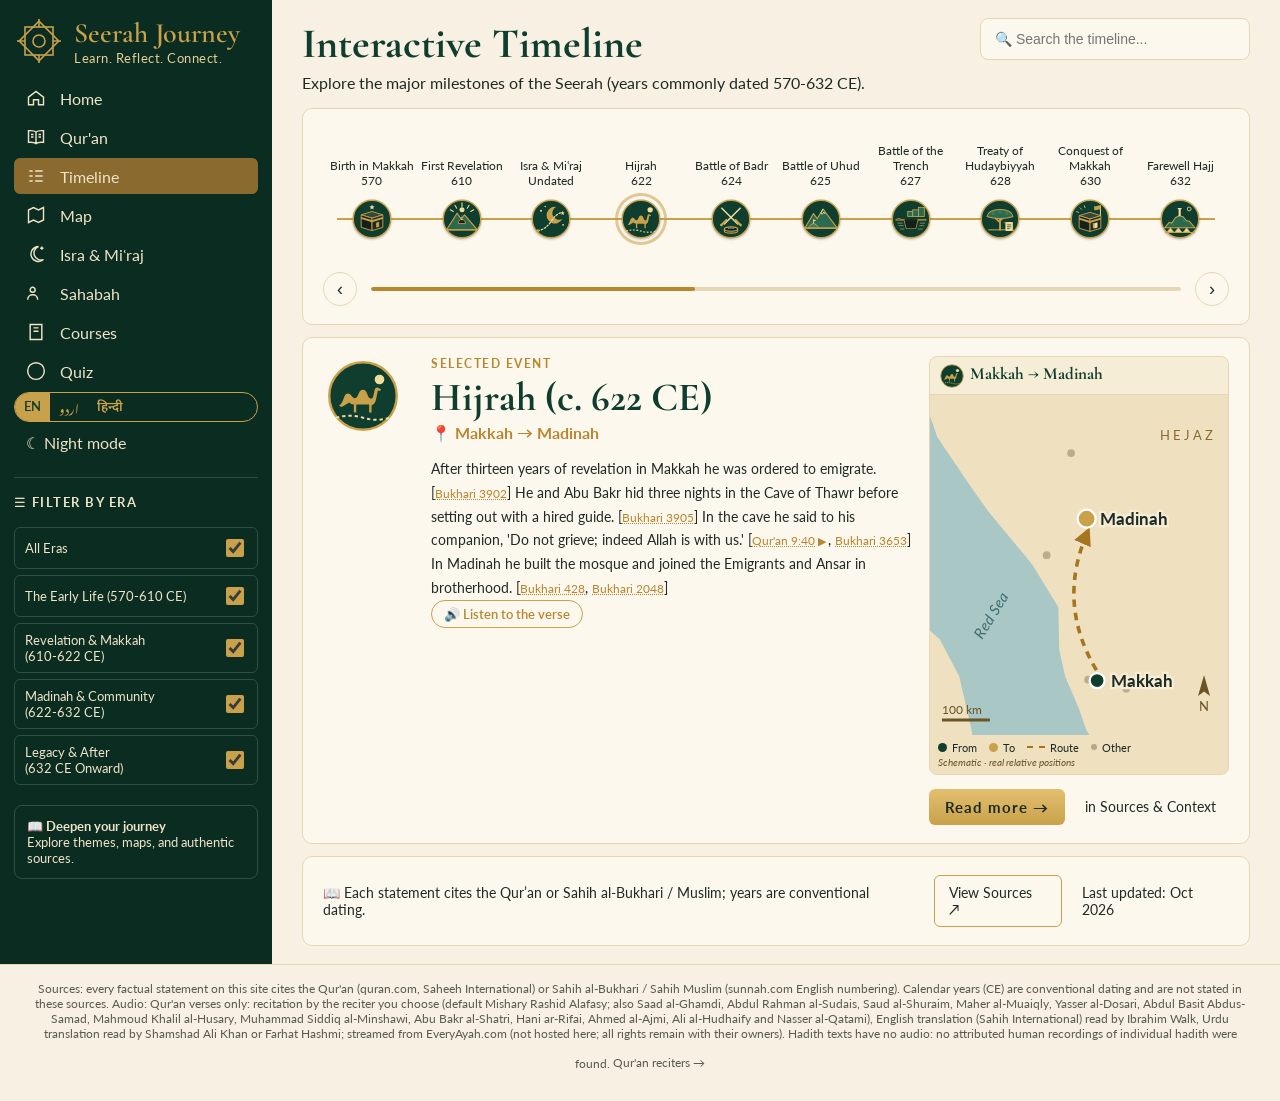
<file: timeline.html>
<!doctype html><html lang="en"><head><meta charset="utf-8"><meta name="viewport" content="width=device-width,initial-scale=1"><link rel="preconnect" href="https://fonts.googleapis.com"><link href="https://fonts.googleapis.com/css2?family=Amiri:wght@400;700&family=Cormorant+Garamond:ital,wght@0,500;0,600;0,700;1,500&family=Lato:wght@400;700&family=Noto+Nastaliq+Urdu:wght@400;600&family=Noto+Sans+Devanagari:wght@400;600&family=Hind:wght@400;600&display=swap" rel="stylesheet"><link rel="stylesheet" href="css/style.css?v=30"><title>Timeline · Seerah Journey</title><script src="i18n/i18n.js"></script></head><body>
<div class="tl-layout"><aside class="side pattern"><a class="brand" href="index.html"><svg viewBox="0 0 50 50" fill="none" stroke="#c9a14a" stroke-width="1.6"><rect x="11" y="11" width="28" height="28"/><rect x="11" y="11" width="28" height="28" transform="rotate(45 25 25)"/><circle cx="25" cy="25" r="6"/><path d="M25 3v8M25 39v8M3 25h8M39 25h8"/></svg><div><b>Seerah Journey</b><small>Learn. Reflect. Connect.</small></div></a>
<nav style="margin-top:14px"><a href="index.html"><svg viewBox="0 0 24 24" fill="none" stroke="currentColor" stroke-width="1.7"><path d="M3 11l9-7 9 7v9h-6v-6H9v6H3z"/></svg>Home</a>
<a href="quran.html"><svg viewBox="0 0 24 24" fill="none" stroke="currentColor" stroke-width="1.7"><path d="M12 6c-2-1.5-5-2-9-1.5v14c4-.5 7 0 9 1.5 2-1.5 5-2 9-1.5v-14c-4-.5-7 0-9 1.5zM12 6v14M6 9h3M6 12h3M15 9h3M15 12h3"/></svg>Qur'an</a><a href="timeline.html" class="active"><svg viewBox="0 0 24 24" fill="none" stroke="currentColor" stroke-width="1.7"><path d="M4 6h4M4 12h4M4 18h4M11 6h9M11 12h9M11 18h9"/></svg>Timeline</a><a href="map.html"><svg viewBox="0 0 24 24" fill="none" stroke="currentColor" stroke-width="1.7"><path d="M3 6l6-3 6 3 6-3v15l-6 3-6-3-6 3z"/></svg>Map</a><a href="isra-miraj.html"><svg viewBox="0 0 24 24" fill="none" stroke="currentColor" stroke-width="1.7"><path d="M15 3a9 9 0 1 0 6 15.7A8 8 0 0 1 15 3zM19 3v4M17 5h4"/></svg>Isra &amp; Miʿraj</a><a href="sahabah.html"><svg viewBox="0 0 24 24" fill="none" stroke="currentColor" stroke-width="1.7"><path d="M8 11a3 3 0 1 0 0-6 3 3 0 0 0 0 6zM2 20c0-4 3-6 6-6s6 2 6 6"/></svg>Sahabah</a><a href="courses.html"><svg viewBox="0 0 24 24" fill="none" stroke="currentColor" stroke-width="1.7"><path d="M5 3h14v18H5zM9 7h6M9 11h6"/></svg>Courses</a><a href="quiz.html"><svg viewBox="0 0 24 24" fill="none" stroke="currentColor" stroke-width="1.7"><path d="M12 22a10 10 0 1 0 0-20 10 10 0 0 0 0 20zM12 17h.01"/></svg>Quiz</a><a href="#" data-night>☾ Night mode</a></nav>
<h4>☰ FILTER BY ERA</h4>
<label class="era"><span>All Eras</span><input type="checkbox" id="all" checked></label>
<label class="era"><span>The Early Life (570-610 CE)</span><input type="checkbox" class="ef" value="early" checked></label>
<label class="era"><span>Revelation &amp; Makkah<br>(610-622 CE)</span><input type="checkbox" class="ef" value="makkah" checked></label>
<label class="era"><span>Madinah &amp; Community<br>(622-632 CE)</span><input type="checkbox" class="ef" value="madinah" checked></label>
<label class="era"><span>Legacy &amp; After<br>(632 CE Onward)</span><input type="checkbox" class="ef" value="legacy" checked></label>
<div class="deep"><b>📖 Deepen your journey</b><br>Explore themes, maps, and authentic sources.</div></aside>
<main class="main"><div class="row"><div><h1>Interactive Timeline</h1><p style="margin:4px 0">Explore the major milestones of the Seerah (years commonly dated 570-632 CE).</p></div><input class="search" id="q" placeholder="🔍 Search the timeline..."></div>
<div class="panel"><div class="track" id="track"></div><div class="arrows"><button id="prev">‹</button><div class="bar"><i id="tbar"></i></div><button id="next">›</button></div></div>
<div class="panel detail"><div class="sym"><svg width="46" height="46" viewBox="0 0 24 24" fill="#c9a14a"><path d="M15 3a9 9 0 1 0 6 15.7A8 8 0 0 1 15 3z"/><path d="M18 6l.8 1.8 2 .2-1.5 1.3.5 2-1.8-1-1.8 1 .5-2L15.2 8l2-.2z"/></svg></div>
<div><div class="lbl">SELECTED EVENT</div><h2 id="dt"></h2><div style="color:var(--gold2);font-weight:700">📍 <span id="dft"></span></div><p id="dx"></p></div>
<div><div class="mm" id="mm"></div><div class="foot" style="margin-top:14px"><a class="gbtn" style="padding:9px 16px" href="map.html">Read more →</a> in Sources &amp; Context</div></div></div>
<div class="panel foot">📖 Each statement cites the Qur’an or Sahih al-Bukhari / Muslim; years are conventional dating. <a class="ob" href="https://sunnah.com/bukhari" target="_blank">View Sources ↗</a><span style="margin-left:auto">Last updated: Oct 2026</span></div>
</main></div>
<script src="js/common.js"></script><script src="js/icons.js"></script><script src="js/timeline.js"></script></body></html>
</file>
<file: css/style.css>
:root{--g:#0f3d2e;--g2:#0a2c21;--gold:#c9a14a;--gold2:#b8862f;--cream:#f8f1e3;--card:#fdf8ee;--ink:#1f2a24;--muted:#5a5a4f;--line:#e6d6b3}
body.night{--cream:#0d1f18;--card:#132a21;--ink:#efe6d0;--muted:#c2b89e;--line:#2f4a3c}
*{box-sizing:border-box}body{margin:0;font-family:'Lato',system-ui,sans-serif;background:var(--cream);color:var(--ink);transition:background .3s}
h1,h2,h3,.serif{font-family:'Cormorant Garamond',Georgia,serif}
a{color:inherit;text-decoration:none}
.pattern{background-image:url("data:image/svg+xml,%3Csvg xmlns='http://www.w3.org/2000/svg' width='60' height='60'%3E%3Cg fill='none' stroke='%23c9a14a' stroke-opacity='.13'%3E%3Cpath d='M30 4l8 18 18 8-18 8-8 18-8-18-18-8 18-8z'/%3E%3Crect x='17' y='17' width='26' height='26' transform='rotate(45 30 30)'/%3E%3C/g%3E%3C/svg%3E")}
/* top nav */
.topnav{display:flex;align-items:center;justify-content:space-between;padding:10px 28px;height:80px;background:var(--cream);border-bottom:1px solid var(--line)}
.brand{display:flex;align-items:center;gap:10px}.brand svg{width:50px;height:50px}
.brand b{font-family:'Cormorant Garamond',serif;font-size:30px;font-weight:600;color:var(--g)}body.night .brand b{color:var(--ink)}.brand b span{color:var(--gold)}
.brand small{display:block;font-size:10px;letter-spacing:2.5px;color:var(--gold2);text-transform:uppercase}
.links{display:flex;gap:34px}.links a{display:flex;gap:8px;align-items:center;font-size:15px;padding:8px 2px;border-bottom:2px solid transparent}
.links a.active{color:var(--gold2);border-color:var(--gold)}.links svg{width:20px;height:20px}
.btn-night{border:1.5px solid var(--gold);background:transparent;color:var(--gold2);padding:10px 20px;border-radius:6px;font:600 14px Lato;letter-spacing:1px;cursor:pointer;display:flex;gap:8px;align-items:center}
.burger{display:none;background:none;border:0;font-size:26px;color:var(--gold2)}
/* hero */
.hero{height:320px;position:relative;background:var(--g2) url(../img/hero.jpg) right/auto 100% no-repeat;overflow:hidden}
.hero:before{content:"";position:absolute;inset:0;background:linear-gradient(90deg,#0b2a20 0,#0b2a20 33%,rgba(11,42,32,.6) 45%,transparent 60%)}
.hero .in{position:relative;padding:30px 0 0 104px;color:#fff;max-width:620px}
.ar{font-family:'Amiri',serif;color:var(--gold);font-size:74px;line-height:1.1;margin:0;direction:rtl;text-align:left}
.hero h1{font-size:54px;margin:0 0 10px;font-weight:600}.hero p{font-size:18px;margin:0 0 22px;line-height:1.45}
.gbtn{display:inline-flex;gap:12px;align-items:center;background:linear-gradient(#e2bf6f,var(--gold));color:#1d2a20;padding:13px 22px;border-radius:6px;font-weight:700;letter-spacing:1px;font-size:15px;border:0;cursor:pointer}
/* cards */
.cards{display:grid;grid-template-columns:repeat(4,1fr) 1.65fr;gap:14px;padding:16px 36px 24px}
.card{background:var(--card);border:1px solid var(--line);border-radius:10px;overflow:hidden;position:relative;display:flex;flex-direction:column}
.card img{width:100%;height:118px;object-fit:cover}
.ic{width:50px;height:50px;border-radius:50%;background:var(--card);border:2px solid var(--gold);display:grid;place-items:center;margin:-26px auto 0;position:relative;color:var(--gold2)}
.card h3{font-size:22px;margin:6px 16px 6px;font-weight:600}.card p{font-size:13px;line-height:1.5;margin:0 16px;color:var(--muted);flex:1}
.explore{color:var(--gold2);font-weight:700;font-size:13px;letter-spacing:1px;margin:12px 16px 16px;display:block}
.dark{background:var(--g);color:#f3e3b7;border:0;padding:10px 12px;border-radius:5px;font:700 12px Lato;letter-spacing:.5px;margin:10px;cursor:pointer}
.journey{padding:22px 24px}.journey h2{font-size:30px;margin:0;display:flex;gap:14px;align-items:center}
.bar{height:10px;background:var(--line);border-radius:6px;overflow:hidden}.bar i{display:block;height:100%;background:var(--gold2);border-radius:6px;transition:width .4s}
.lesson-box{display:none;margin:0 10px 10px;font-size:13px;background:rgba(201,161,74,.12);padding:8px;border-radius:6px}
.soon{padding:60px;text-align:center}
/* timeline page */
.tl-layout{display:grid;grid-template-columns:272px 1fr;min-height:100vh}
.side{background:var(--g2);color:#efe4c8;padding:16px 14px}.side .brand b{color:var(--gold);font-size:28px}.side .brand small{color:#e6cf95;letter-spacing:.5px;text-transform:none;font-size:13px}
.side nav a{display:flex;gap:14px;align-items:center;padding:8px 12px;margin:3px 0;border-radius:6px;font-size:16px}.side nav a.active{background:#8a6a2f}.side nav svg{width:20px}
.side h4{font-size:13px;letter-spacing:1.5px;border-top:1px solid #2c4d3f;padding-top:16px;margin-top:16px}
.era{display:flex;justify-content:space-between;align-items:center;border:1px solid #2f5143;border-radius:6px;padding:8px 10px;margin:6px 0;font-size:13px;cursor:pointer}
.era input{accent-color:var(--gold);width:18px;height:18px}
.deep{border:1px solid #2f5143;border-radius:8px;padding:12px;margin-top:20px;font-size:13px}
.main{padding:18px 30px}.main h1{font-size:42px;margin:0;color:var(--g)}body.night .main h1{color:var(--gold)}
.row{display:flex;justify-content:space-between;align-items:flex-start;gap:12px}
.search{border:1px solid var(--line);border-radius:8px;padding:12px 14px;width:270px;font-size:14px;background:var(--card);color:var(--ink)}
.panel{background:var(--card);border:1px solid var(--line);border-radius:10px;padding:18px 20px;margin-top:12px}
.track{position:relative;display:flex;justify-content:space-between;padding:0 40px;margin-top:4px}
.track:before{content:"";position:absolute;left:14px;right:14px;top:74px;height:2px;background:var(--gold)}
.ev{text-align:center;cursor:pointer;width:100px;font-size:13px;position:relative}.ev .d{display:block;width:18px;height:18px;border:2px solid var(--gold2);border-radius:50%;background:var(--card);margin:12px auto 0}
.ev.on .d{background:var(--gold2);box-shadow:0 0 0 7px rgba(201,161,74,.25)}.ev.hide{opacity:.2;pointer-events:none}
.ev .t{height:36px;display:flex;align-items:flex-end;justify-content:center}
.arrows{display:flex;align-items:center;gap:14px;margin-top:20px}.arrows button{width:34px;height:34px;border-radius:50%;border:1px solid var(--line);background:var(--card);cursor:pointer;font-size:18px;color:var(--ink)}
.arrows .bar{flex:1;height:4px}
.detail{display:grid;grid-template-columns:90px 1fr 300px;gap:18px}
.sym{width:80px;height:80px;border-radius:50%;background:#f1e1bc;display:grid;place-items:center}
.lbl{color:var(--gold2);font-size:12px;letter-spacing:1.5px;font-weight:700}.detail h2{font-size:40px;margin:2px 0;color:var(--g)}body.night .detail h2{color:var(--gold)}
.detail p{font-size:14px;line-height:1.7}.mm{border:1px solid var(--line);border-radius:8px;background:#f3e8cf}
.foot{display:flex;align-items:center;gap:20px;font-size:14px}.ob{border:1px solid var(--gold);padding:8px 14px;border-radius:6px;background:none;color:var(--ink)}
/* map page */
.mapbody{background:var(--g2);color:#efe4c8;height:100vh;display:flex;flex-direction:column}
.mapbody .topnav{background:var(--g2);border-color:#2c4d3f}.mapbody .brand b{color:var(--gold)}.mapbody .links a{color:#efe4c8;letter-spacing:1px;font-size:13px}.mapbody .links a.active{color:var(--gold)}
.mapwrap{flex:1;display:grid;grid-template-columns:1fr 262px;gap:10px;padding:8px 18px;min-height:0}
#map{border-radius:10px;border:3px solid #6b5527;background:#d8c49a}
.leaflet-tile-pane{filter:sepia(.75) saturate(.8) contrast(.95) brightness(1.03)}
.leaflet-tooltip.lbl2{background:none;border:0;box-shadow:none;font-family:'Cormorant Garamond';font-weight:700;font-size:18px;color:#2a2010;text-shadow:0 0 3px #f3e5c2}
.mpanel{border:1px solid #6b5527;border-radius:8px;padding:14px;overflow:auto;text-align:center}
.mpanel h2{color:var(--gold);font-size:30px;margin:4px 0}.mpanel p,.mpanel .kv{text-align:left;font-size:13px;line-height:1.5}
.audio{border:1px solid #6b5527;border-radius:8px;padding:10px;display:flex;gap:10px;align-items:center;text-align:left;font-size:12px}
.audio button{width:40px;height:40px;border-radius:50%;border:1.5px solid var(--gold);background:none;color:var(--gold);font-size:16px;cursor:pointer}
.kv b{display:block;color:var(--gold);font-size:11px;letter-spacing:1px}
.quote{border-top:1px solid #6b5527;text-align:center;padding:12px;font-family:'Cormorant Garamond';font-size:18px;font-style:italic}.quote span{color:var(--gold);font-style:normal}
.leaflet-marker-icon.pin{width:44px!important;height:44px!important;display:flex;align-items:flex-end;justify-content:center;background:none;border:0}
.pinv{display:block;box-sizing:border-box;background:#0f3d2e;border:2px solid var(--gold);border-radius:50% 50% 50% 0;transform:rotate(-45deg);width:26px;height:26px;margin-bottom:6px}
@media(max-width:900px){.links{display:none;position:absolute;top:80px;left:0;right:0;flex-direction:column;background:var(--cream);padding:12px 24px;gap:6px;z-index:2000}.links.open{display:flex}.mapbody .links.open{background:var(--g2)}.burger{display:block}.btn-night span{display:none}
.hero .in{padding:24px}.ar{font-size:48px}.hero h1{font-size:36px}.hero{height:auto;padding-bottom:30px}
.cards{grid-template-columns:1fr 1fr;padding:14px}.journey{grid-column:1/-1}.tl-layout{grid-template-columns:1fr}.side nav{display:flex;flex-wrap:wrap}
.detail{grid-template-columns:1fr}.track{overflow-x:auto;padding:0}.mapbody{height:auto}.mapwrap{grid-template-columns:1fr}#map{height:60vh}.main{padding:14px}.row{flex-direction:column}}
@media(max-width:520px){.cards{grid-template-columns:1fr}}
.hero p.ar{font-size:74px;margin:0}.card h3{font-size:20px}.main{min-width:0}.track{padding:0 4px}.ev{width:auto;flex:1;font-size:12px}
.leaflet-tile-pane{filter:sepia(1) saturate(1.4) contrast(1.05) brightness(.88) hue-rotate(-8deg)}#map{background:#cbb17c}
@media(max-width:900px){.hero p.ar{font-size:48px}.ev{min-width:80px}}
.hero .in{padding-top:14px}.hero p.ar{font-size:64px;line-height:1}.hero h1{font-size:50px;margin:0 0 6px}.hero p{margin-bottom:16px}
.hero p.ar{font-size:56px!important;line-height:1.05!important;margin:0!important}.hero h1{font-size:46px!important}.hero .in{padding-top:10px!important}
.hero .in{padding-top:30px!important}.hero p.ar{line-height:1.25!important;margin-top:-8px!important}
.hero .in{padding-top:6px!important}.hero p.ar{margin-top:0!important;padding-top:34px;line-height:1.1!important}
.cite{color:var(--gold2);font-size:.85em;text-decoration:underline dotted}.cites{white-space:normal}.mpanel .cite{color:var(--gold)}
.srcnote{font-size:12px;color:var(--muted);text-align:center;padding:16px 30px;border-top:1px solid var(--line)}
.tl-layout+.srcnote{margin-left:272px}
.grid{display:grid;grid-template-columns:repeat(auto-fill,minmax(220px,1fr));gap:16px}
.pagehead{padding:26px 36px 0}.pagehead h1{font-size:42px;margin:0;color:var(--g)}body.night .pagehead h1{color:var(--gold)}
.wrap{padding:16px 36px 30px}
.pc{background:var(--card);border:1px solid var(--line);border-radius:10px;padding:18px;text-align:center;cursor:pointer;transition:transform .2s}.pc:hover{transform:translateY(-3px);border-color:var(--gold)}
.init{width:74px;height:74px;border-radius:50%;margin:0 auto 10px;display:grid;place-items:center;background:var(--g);color:var(--gold);font:600 28px 'Cormorant Garamond';border:3px solid var(--gold)}
.pc h3{margin:4px 0;font-size:22px}.pc small{color:var(--muted)}
.modal{position:fixed;inset:0;background:rgba(0,0,0,.55);display:none;place-items:center;z-index:3000;padding:16px}.modal.open{display:grid}
.modal .box{background:var(--card);max-width:620px;width:100%;border-radius:12px;padding:26px;border:2px solid var(--gold);max-height:90vh;overflow:auto}
.modal li{margin:8px 0;line-height:1.55}
.course{background:var(--card);border:1px solid var(--line);border-radius:10px;padding:18px;margin-bottom:16px}
.course h2{margin:0 0 6px;font-size:28px}.lesson{border-top:1px solid var(--line);padding:12px 0;display:grid;grid-template-columns:28px 1fr auto;gap:12px;align-items:start}
.lesson p{margin:4px 0;font-size:14px;line-height:1.6}.lesson input{width:20px;height:20px;accent-color:var(--gold2)}
.sbtn{border:1px solid var(--gold);background:none;color:var(--gold2);border-radius:6px;padding:6px 10px;cursor:pointer}
.qcard{background:var(--card);border:1px solid var(--line);border-radius:10px;padding:24px;max-width:760px}
.opt{display:block;width:100%;text-align:left;margin:8px 0;padding:12px 14px;border:1px solid var(--line);border-radius:8px;background:var(--cream);color:var(--ink);cursor:pointer;font-size:15px}
.opt.right{background:#d9ecd9;border-color:#3c8b4a;color:#123}.opt.wrong{background:#f4d6d0;border-color:#b0493a;color:#311}
.expl{margin-top:10px;font-size:14px;line-height:1.6;display:none}
@media(max-width:900px){.tl-layout+.srcnote{margin-left:0}.pagehead,.wrap{padding-left:14px;padding-right:14px}}
.leaflet-tile-pane{filter:sepia(.5) saturate(1.15) contrast(1.12) brightness(.97)!important}
.leaflet-layer.relief{mix-blend-mode:multiply}
#map{background:#9fb8b5!important}
.maplbl{font-family:'Cormorant Garamond',serif;font-style:italic;text-align:center;white-space:nowrap;pointer-events:none;text-shadow:0 0 3px rgba(255,248,230,.9)}
.maplbl.sea{color:#2f5d68;font-size:22px;letter-spacing:3px;text-shadow:0 0 3px rgba(220,235,235,.9)}
.maplbl.reg{color:#5a4320;font-size:20px;letter-spacing:6px;text-transform:uppercase;font-weight:600;opacity:.8}
.maplbl.big{color:#6b5527;font-size:26px;letter-spacing:4px;opacity:.55;font-weight:700}
.rose{background:rgba(246,236,210,.75);border-radius:50%;padding:2px}
.leaflet-tooltip-bottom.lbl2:before,.leaflet-tooltip-left.lbl2:before,.leaflet-tooltip-right.lbl2:before{display:none}
.leaflet-tooltip.lbl2{text-align:left}.leaflet-tooltip-bottom.lbl2{text-align:center}
@media(max-width:600px){.rose{display:none}.maplbl.big{font-size:18px}.maplbl.reg{font-size:15px}.maplbl.sea{font-size:17px}}
.cplayer{position:fixed;left:50%;transform:translateX(-50%);bottom:14px;width:min(640px,94vw);background:var(--g);color:#efe4c8;border:1px solid var(--gold);border-radius:12px;padding:10px 14px;display:flex;gap:12px;align-items:center;z-index:2500;box-shadow:0 6px 20px rgba(0,0,0,.3)}
.cplayer[hidden]{display:none}.cplayer button{width:38px;height:38px;border-radius:50%;border:1.5px solid var(--gold);background:none;color:var(--gold);cursor:pointer;flex:none}
.cplayer #cpclose{width:28px;height:28px;border:0}.cplayer .bar{background:#2f5143}.cplayer b{font-size:14px;display:block;white-space:nowrap;overflow:hidden;text-overflow:ellipsis}
.mm{background:#efe1c0;overflow:hidden}.mmtitle{font:700 17px "Cormorant Garamond",serif;color:#0f3d2e;padding:6px 10px;background:#f6edd6;border-bottom:1px solid var(--line)}
.chips{display:flex;flex-wrap:wrap;gap:8px;margin:4px 0 0}.chips a{border:1px solid var(--gold);border-radius:20px;padding:5px 12px;font-size:13px;color:var(--gold2);background:var(--card)}.chips a:hover{background:var(--gold);color:#1d2a20}
button.pc{font:inherit;color:var(--ink);width:100%}.course{scroll-margin-top:10px}
.links{gap:24px}
.isra-hero{background-color:var(--g2);color:#efe4c8;text-align:center;padding:18px 20px 22px}.isra-hero h1{font-size:46px;margin:0;color:var(--gold)}.isra-hero p{max-width:760px;margin:6px auto 12px}.isra-hero .ar{color:var(--gold);margin:0}
.lead{font-size:15px;line-height:1.75}.course .row h2{margin:0}
#imap{height:380px;border-radius:10px;border:3px solid #6b5527;margin-top:8px}
.ipanel{background:rgba(253,248,238,.95);border:1px solid var(--gold);border-radius:8px;padding:10px 12px;max-width:260px;font-size:13px;color:#1f2a24}.ipanel p{margin:6px 0}
.isra-route{animation:dash 1.6s linear infinite}@keyframes dash{to{stroke-dashoffset:-36}}
.heavens{display:grid;grid-template-columns:minmax(260px,380px) 1fr;gap:18px;margin-top:10px}
.ladder{display:flex;flex-direction:column;gap:6px;padding:14px;border-radius:12px;background:linear-gradient(#0a2c21 0%,#123f30 55%,#2a5a45 100%);position:relative}
.ladder:before{content:"";position:absolute;left:34px;top:16px;bottom:16px;width:2px;background:linear-gradient(#f3d98b,#c9a14a 60%,transparent);opacity:.7}
.rung{display:grid;grid-template-columns:42px 90px 1fr;align-items:center;gap:8px;text-align:left;background:rgba(255,255,255,.04);border:1px solid #2f5143;border-radius:8px;color:#efe4c8;padding:6px 10px;cursor:pointer;font:inherit;position:relative}
.rung .gate{width:40px;height:40px;border-radius:50%;display:grid;place-items:center;background:#0f3d2e;border:1.5px solid var(--gold);color:var(--gold);font-size:18px}
.rung .lv{font-size:11px;letter-spacing:1px;text-transform:uppercase;color:#cdb77b}.rung b{font-family:'Cormorant Garamond',serif;font-size:19px}
.rung.special{background:rgba(201,161,74,.12)}.rung.on{background:rgba(243,217,139,.22);border-color:var(--gold);box-shadow:0 0 18px rgba(243,217,139,.35)}.rung.on .gate{background:var(--gold);color:#0f3d2e}
.hpanel{background:var(--card);border:1px solid var(--line);border-radius:10px;padding:18px}.hpanel h3{font-size:30px;margin:4px 0;color:var(--g)}body.night .hpanel h3{color:var(--gold)}.hpanel p{line-height:1.7}
@media(max-width:900px){.heavens{grid-template-columns:1fr}.isra-hero h1{font-size:34px}#imap{height:320px}.ipanel{max-width:180px;font-size:11px}}
.isra-hero p.ar{text-align:center!important;font-size:52px!important;padding-top:10px!important}
/* ---- Isra & Mi'raj interactive ---- */
.sky{position:relative;background:linear-gradient(to top,#0b2a20 0%,#0a1f33 18%,#0b1530 45%,#120f2e 75%,#2a2242 92%,#5a4a2a 100%);color:#efe4c8;padding:40px 0 60px;overflow:hidden}
.stars{position:absolute;inset:0;pointer-events:none}.stars i{position:absolute;border-radius:50%;background:#fff8dc;box-shadow:0 0 4px #fff3c4;animation:tw 3s ease-in-out infinite}
@keyframes tw{0%,100%{opacity:.25}50%{opacity:1}}
.skyhead{position:relative;text-align:center;padding:0 20px}.skyhead h2{font-size:40px;margin:0;color:var(--gold)}.autolbl{font-size:13px;display:inline-flex;gap:6px;align-items:center;border:1px solid #6b5527;padding:6px 10px;border-radius:20px}
#skyStages{position:relative;display:flex;flex-direction:column-reverse;gap:0;max-width:760px;margin:0 auto;padding:0 20px}
.skynote{order:-1;font-size:12px;opacity:.8;text-align:center}
.stage{min-height:78vh;display:flex;flex-direction:column;align-items:center;justify-content:center;text-align:center;padding:30px 0}
.stage .orb{font-size:46px;width:96px;height:96px;border-radius:50%;display:grid;place-items:center;background:radial-gradient(circle,#f8e7b0 0%,#c9a14a 45%,transparent 72%);filter:drop-shadow(0 0 20px #f3d98b)}
.gatebox{perspective:600px}.arch{position:relative;width:150px;height:190px;border:3px solid var(--gold);border-bottom:0;border-radius:75px 75px 0 0;overflow:hidden;box-shadow:0 0 30px rgba(243,217,139,.35),inset 0 0 20px rgba(243,217,139,.2)}
.door{position:absolute;top:0;bottom:0;width:50%;background:repeating-linear-gradient(45deg,#1b3a5a 0 8px,#173350 8px 16px);border:1px solid #c9a14a;transition:transform 1.4s cubic-bezier(.2,.7,.2,1)}
.door.l{left:0;transform-origin:left center}.door.r{right:0;transform-origin:right center}
.light{position:absolute;inset:0;background:radial-gradient(ellipse at 50% 60%,#fff6d0 0%,#f3d98b 35%,transparent 75%);opacity:0;transition:opacity 1.4s}
.stage.open .door.l{transform:rotateY(-80deg)}.stage.open .door.r{transform:rotateY(80deg)}.stage.open .light{opacity:1}
.reveal{opacity:0;transform:translateY(20px);transition:opacity 1s .5s,transform 1s .5s;max-width:600px;margin-top:16px}.stage.open .reveal{opacity:1;transform:none}
.stage:not(.gated) .reveal{transition-delay:.1s}
.reveal h3{font-size:34px;margin:2px 0;color:#f6e3a6}.reveal .lv{letter-spacing:3px;text-transform:uppercase;font-size:12px;color:#cdb77b}.reveal p{line-height:1.7;font-size:15px}
.reveal blockquote{font-family:'Cormorant Garamond',serif;font-style:italic;font-size:22px;margin:8px 0;color:#fff3c4}.reveal .cite{color:#f3d98b}
.arname{font-family:'Amiri',serif;font-size:30px;color:#f3d98b;line-height:1.3}
.stage.flash .arch{box-shadow:0 0 60px #fff3c4}
.alt{position:sticky;top:12px;float:right;margin-right:16px;display:flex;flex-direction:column;align-items:center;gap:6px;z-index:5;font-size:11px;color:#cdb77b}
.altbar{width:6px;height:160px;background:#203048;border-radius:4px;display:flex;align-items:flex-end;overflow:hidden}.altbar i{display:block;width:100%;background:linear-gradient(#fff3c4,#c9a14a);transition:height .6s}
.nctl{display:flex;gap:8px;align-items:center;flex-wrap:wrap}.nctl .ob,.nctl .gbtn{cursor:pointer}
.nightlist{list-style:none;padding:0;margin:12px 0 0;max-height:520px;overflow:auto;position:relative}
.nightlist li{display:grid;grid-template-columns:44px 1fr;gap:12px;padding:10px;border-left:3px solid var(--line);margin-left:18px;opacity:.6;transition:opacity .3s,background .3s}
.nightlist li.on{opacity:1;background:rgba(201,161,74,.12);border-color:var(--gold);border-radius:0 8px 8px 0}.nightlist li.done{opacity:.85}
.nightlist .num{width:36px;height:36px;border-radius:50%;border:2px solid var(--gold);background:var(--card);color:var(--gold2);font-weight:700;cursor:pointer;margin-left:-32px}
.nightlist li.on .num{background:var(--gold);color:#0f3d2e}.nightlist p{margin:4px 0;font-size:14px;line-height:1.6}
.chartwrap,.pwrap{display:grid;grid-template-columns:minmax(280px,440px) 1fr;gap:18px;align-items:start}
#chart svg{width:100%;height:auto;background:radial-gradient(circle,#1b2f4a,#0a1630);border-radius:50%}
#chart .ring{fill:rgba(201,161,74,.06);stroke:#c9a14a;stroke-width:1.2;cursor:pointer;transition:fill .2s}#chart .ring:hover,#chart .ring:focus,#chart .ring.on{fill:rgba(243,217,139,.28);outline:none}
#chart .rl{font-size:10px;fill:#f3e6c4;cursor:pointer;font-weight:700}#chart .arr{font-family:'Amiri',serif;font-size:11px;fill:#f3d98b}#chart .sid{fill:#f3d98b;font-size:11px;font-weight:700}
.hpanel blockquote{font-family:'Cormorant Garamond',serif;font-style:italic;font-size:19px;margin:6px 0;color:var(--gold2)}
#pmap{height:420px;border-radius:10px;border:3px solid #6b5527}.pin.trad .pinv{border-style:dashed;background:#5a4a2a}.tradtag{font-size:11px;color:#a5541f;font-weight:700;margin:4px 0}
#pinfo .ob{display:inline-block;margin:4px 4px 0 0;font-size:13px}
.gwrap{display:grid;grid-template-columns:1fr 1.3fr;gap:18px}.gpool{display:flex;flex-wrap:wrap;gap:8px;min-height:70px;padding:10px;border:2px dashed var(--line);border-radius:10px}
.tile{display:flex;flex-direction:column;align-items:center;padding:6px 12px;border:1.5px solid var(--gold);border-radius:8px;background:var(--card);color:var(--ink);cursor:grab;font:600 14px Lato;min-width:74px}
.tile .arname{font-size:20px;color:var(--gold2)}.tile.sel{box-shadow:0 0 0 3px #f3d98b;background:#fff6d8}.tile.drag{opacity:.4}.tile.right{border-color:#3c8b4a;background:#d9ecd9}.tile.wrong{border-color:#b0493a;background:#f4d6d0}
body.night .tile.sel{background:#3a3420}
.gslots{display:flex;flex-direction:column;gap:6px;background:linear-gradient(#120f2e,#0b2a20);padding:10px;border-radius:12px}
.slot{display:grid;grid-template-columns:96px 1fr;align-items:center;gap:8px;min-height:60px;border:1px solid #6b5527;border-radius:8px;padding:4px 8px;color:#efe4c8;cursor:pointer}
.slot .in{display:flex;gap:6px;flex-wrap:wrap}.slot.over,.slot:focus{outline:2px solid #f3d98b;background:rgba(243,217,139,.12)}.slot .lv{font-size:11px;letter-spacing:1px;text-transform:uppercase;color:#cdb77b}
@media(max-width:900px){.chartwrap,.pwrap,.gwrap{grid-template-columns:1fr}.stage{min-height:70vh}.skyhead h2{font-size:30px}#pmap{height:340px}.alt{display:none}}
@media(prefers-reduced-motion:reduce){.stars i{animation:none;opacity:.8}.door,.light,.reveal,.altbar i{transition:none!important}.isra-route{animation:none}}
.sky{background:linear-gradient(to bottom,#0b2a20 0%,#0a1f33 12%,#0b1530 40%,#120f2e 72%,#2a2242 90%,#5a4a2a 100%)}
#skyStages{flex-direction:column}.skynote{order:1}
body:has(.cplayer:not([hidden])){padding-bottom:96px}
.pwrap{grid-template-columns:1.3fr 1fr}@media(max-width:900px){.pwrap{grid-template-columns:1fr}}
/* ---- Qur'an verse player ---- */
.vplay{border:0;background:none;color:var(--gold2);cursor:pointer;font-size:.8em;padding:0 2px 0 3px;vertical-align:baseline}.vplay:hover,.vplay.playing{color:#0f3d2e;background:#f3d98b;border-radius:4px}
.mpanel .vplay,.reveal .vplay{color:#f3d98b}
.vbtn{border:1px solid var(--gold);background:var(--card);color:var(--gold2);border-radius:20px;padding:5px 12px;cursor:pointer;font:600 13px Lato;white-space:nowrap}.vbtn.playing{background:var(--gold);color:#0f3d2e}
.reveal .vbtn,.mpanel .vbtn{background:transparent;color:#f3d98b}
.noaudio{opacity:.7;font-style:italic}.slnote{font-size:12px;color:var(--muted);margin:4px 0 0}
.vplayer{position:fixed;left:50%;transform:translateX(-50%);bottom:12px;width:min(720px,96vw);background:var(--g);color:#efe4c8;border:1px solid var(--gold);border-radius:12px;padding:10px 14px;z-index:4000;box-shadow:0 6px 24px rgba(0,0,0,.35)}
.vplayer[hidden]{display:none}.vtop{display:flex;align-items:center;gap:8px}.vtop button{width:36px;height:36px;border-radius:50%;border:1.5px solid var(--gold);background:none;color:var(--gold);cursor:pointer;flex:none}
.vtop #vpPlay{width:42px;height:42px}.vtop #vpClose{border:0;width:28px}.vmeta{flex:1;min-width:0;display:flex;flex-direction:column}.vmeta b{font-size:14px;white-space:nowrap;overflow:hidden;text-overflow:ellipsis}.vmeta small{color:#cdb77b}
.vplayer .bar{height:6px;margin:8px 0;background:#2f5143;cursor:pointer}
.vopts{display:flex;justify-content:space-between;align-items:center;gap:10px;flex-wrap:wrap;font-size:12px}.vopts [data-m]{border:1px solid #6b5527;background:none;color:#efe4c8;padding:4px 10px;cursor:pointer}.vopts [data-m]:first-child{border-radius:14px 0 0 14px}.vopts [data-m]:last-child{border-radius:0 14px 14px 0}.vopts [data-m].on{background:var(--gold);color:#0f3d2e}
.vopts select{background:#0a2c21;color:#efe4c8;border:1px solid #6b5527;border-radius:6px;padding:3px}
body:has(.vplayer:not([hidden])){padding-bottom:130px}
.audio#vcard{min-height:56px}
.audio#vcard .vbtn{width:auto;height:auto;border-radius:20px;padding:6px 12px;font-size:13px;flex:none}
/* ---- i18n ---- */
.langsw{display:flex;border:1px solid var(--gold);border-radius:20px;overflow:hidden}.langsw button{background:none;border:0;color:var(--gold);padding:6px 9px;cursor:pointer;font:600 13px Lato,'Noto Sans Devanagari','Noto Nastaliq Urdu';line-height:1.2}.langsw button.on{background:var(--gold);color:#0f3d2e}
html[lang=ur] body{font-family:'Noto Nastaliq Urdu',Lato,serif;line-height:2.1}
html[lang=ur] h1,html[lang=ur] h2,html[lang=ur] h3,html[lang=ur] .lead,html[lang=ur] .links a{font-family:'Noto Nastaliq Urdu',serif;letter-spacing:0}
html[lang=hi] body{font-family:'Hind','Noto Sans Devanagari',Lato,sans-serif}
html[lang=hi] h1,html[lang=hi] h2,html[lang=hi] h3,html[lang=hi] .links a{font-family:'Noto Sans Devanagari','Hind',serif;letter-spacing:0}
html:not([lang=en]) .links a,html:not([lang=en]) .btn-night span{text-transform:none}
html[lang=ur] .links{gap:16px}html[lang=ur] .links a{font-size:14px}
.cite,.vplay,.vplayer .vtop,.vplayer small#vpTime{unicode-bidi:isolate}
.qtr{display:block;margin:4px 0 6px;padding:4px 10px;border-inline-start:3px solid var(--gold);background:rgba(201,161,74,.08);font-size:.95em}.qtr small{opacity:.75}
html[lang=ur] .qtr .qtx{font-family:'Noto Nastaliq Urdu',serif}
.hur{border:1px solid var(--gold);background:none;color:var(--gold2);border-radius:10px;font:12px 'Noto Nastaliq Urdu';padding:0 6px;margin-inline-start:3px;cursor:pointer;line-height:1.6}
.hurtx{display:block;margin:4px 0;padding:6px 10px;background:rgba(15,61,46,.06);border-inline-start:3px solid #6b8f7e;font-family:'Noto Nastaliq Urdu';font-size:.92em;line-height:2.1}
.stn{color:var(--gold2);cursor:help;margin-inline-start:1px}
.i18nnote{font-size:12px;opacity:.85;text-align:center;padding:8px 16px}
.hinote{font-size:12px;color:#f3d98b}
.vopts button:disabled{opacity:.4;cursor:not-allowed}
/* RTL mirroring */
[dir=rtl] .leaflet-container,[dir=rtl] .vplayer .bar,[dir=rtl] .mini,[dir=rtl] svg{direction:ltr}
[dir=rtl] #prev,[dir=rtl] #next{transform:scaleX(-1)}
[dir=rtl] .tl-arrow,[dir=rtl] .arrow,[dir=rtl] .nav-arrow{transform:scaleX(-1)}
[dir=rtl] .track{direction:rtl}
[dir=rtl] .vplayer .vtop #vpPrev,[dir=rtl] .vplayer .vtop #vpNext{transform:scaleX(-1)}
[dir=rtl] .qtr,[dir=rtl] .hurtx{text-align:right}
@font-face{font-family:'Salawat';src:local('Amiri'),url(https://fonts.gstatic.com/s/amiri/v27/J7aRnpd8CGxBHqUpvrIw74NL.woff2) format('woff2');unicode-range:U+FDFA,U+FDFD}
html[lang=ur] body,html[lang=ur] h1,html[lang=ur] h2,html[lang=ur] h3,html[lang=ur] .links a,html[lang=ur] .lead,html[lang=ur] .hurtx,html[lang=ur] .qtr .qtx{font-family:'Salawat','Noto Nastaliq Urdu',serif}
html[lang=hi] body{font-family:'Salawat','Hind','Noto Sans Devanagari',Lato,sans-serif}
[dir=rtl] .hero{background-position:left}
[dir=rtl] .hero:before{background:linear-gradient(270deg,#0b2a20 0,#0b2a20 33%,rgba(11,42,32,.6) 45%,transparent 60%)}
@media(min-width:761px){[dir=rtl] .hero .in{padding:30px 104px 0 0}}
html[lang=ur] .hero h1{line-height:1.5}html[lang=ur] .hero p{line-height:2}
.saw{font-family:Amiri,serif!important;font-size:.85em;line-height:1;display:inline-block;vertical-align:baseline}
/* heavens chart v2 */
#heavens-chart .chartwrap{grid-template-columns:minmax(0,1.5fr) minmax(240px,1fr)}
#chart svg{border-radius:14px;background:radial-gradient(circle at 32% 55%,#1b2f4a,#0a1630 70%);direction:ltr}
#chart .rn{fill:#0a1630;stroke:#f3d98b;stroke-width:1.2}#chart .rnum{fill:#f3d98b;font:700 11px Lato}
#chart .rl{cursor:pointer}#chart .rl.on .rn{fill:#f3d98b}#chart .rl.on .rnum{fill:#0a1630}
#chart .lead{fill:none;stroke:rgba(243,217,139,.55);stroke-width:1}
#chart .lbl{font:700 14px Lato,'Noto Sans Devanagari';fill:#f3e6c4}#chart .rl.on .lbl{fill:#f3d98b}
html[lang=ur] #chart .lbl{font-family:'Noto Nastaliq Urdu';font-size:13px}
#chart .lbla{font:13px Amiri,serif;fill:#d9c48a}
#chart .ctr{font:700 12px Lato,'Noto Sans Devanagari','Noto Nastaliq Urdu';fill:#0f3d2e}#chart .ctr2{font:10px Lato,'Noto Sans Devanagari','Noto Nastaliq Urdu';fill:#0f3d2e}
#chart .sid{font:700 13px Lato,'Noto Sans Devanagari','Noto Nastaliq Urdu';fill:#f3d98b}
.chartlegend{list-style:none;padding:0;margin:10px 0 0;display:grid;gap:4px}.chartlegend li{display:flex;gap:8px;align-items:center;padding:4px 8px;border:1px solid var(--line,#e2d6b8);border-radius:8px;cursor:pointer;font-size:14px}.chartlegend li.on{background:rgba(201,161,74,.18)}.chartlegend b{display:inline-grid;place-items:center;width:22px;height:22px;border-radius:50%;background:#0a1630;color:#f3d98b;font-size:12px;flex:none}.chartlegend .lar{font-family:Amiri;font-size:17px;line-height:1.2;margin-inline-start:auto;color:var(--gold2)}
@media(max-width:900px){#heavens-chart .chartwrap{grid-template-columns:1fr}}
html[lang=ur] #chart .ctr{font-size:11px}html[lang=ur] #chart .ctr2{font-size:9px}html[lang=ur] #chart .sid{font-size:12px}
.langsw button[lang=ur]{font-family:'Noto Nastaliq Urdu',serif;font-size:12px;line-height:1}
html[lang=ur] .brand{white-space:nowrap}
@media(max-width:760px){html[lang=ur] .brand b,html[lang=ur] .brand .t,html[lang=ur] .brand>div>*:first-child{font-size:20px;line-height:1.6}html[lang=ur] .brand small,html[lang=ur] .brand .sub{display:none}.langsw button{padding:5px 7px}}
/* ---- mobile header & touch targets ---- */
.langsw.inmenu{display:none}
.burger{min-width:44px;min-height:44px;cursor:pointer}
@media(max-width:900px){
 .topnav{padding:8px 12px;gap:8px}
 .btn-night{min-width:44px;min-height:44px;padding:0 10px;justify-content:center}
 .topnav .langsw:not(.inmenu){display:none}.langsw.inmenu{display:flex;align-self:flex-start;margin-top:6px}
 .langsw button{min-width:52px;min-height:44px}
 .links a{min-height:44px;display:flex;align-items:center}
}
@media(max-width:600px){.topnav .brand svg{width:36px;height:36px}.topnav .brand b{font-size:22px}.topnav .brand small{display:none}.links{top:64px}.topnav{height:64px}}

/* touch targets (>=44px) on touch / small screens */
@media(max-width:900px),(pointer:coarse){
 .leaflet-touch .leaflet-bar a{width:44px;height:44px;line-height:44px;font-size:22px}
 .brand{min-height:44px}
 .explore,.gbtn,.btn,#lessonBtn,a.dark,.vbtn,.chips a,.side nav a,.side .btn-night,.side [data-night]{min-height:44px;display:inline-flex;align-items:center;justify-content:center}
 .side nav a{justify-content:flex-start}
 .era{min-height:44px}#q,#sq,.search{min-height:44px}
 #prev,#next{min-width:44px;min-height:44px}
 .vtop button,.vtop #vpPlay{width:44px;height:44px}.vtop #vpClose{width:44px}
 .vopts [data-m]{min-height:44px;padding:0 12px}.vopts select{min-height:44px}
 .ck{display:inline-grid;place-items:center;min-width:44px;min-height:44px;margin:-10px 0 0 -12px;cursor:pointer}
 .leaflet-container a.isra-btn,.leaflet-control a{min-height:44px;display:inline-flex;align-items:center;padding:0 12px}
}
.ck{display:inline-grid;place-items:center}
@media(max-width:900px),(pointer:coarse){
 .leaflet-touch .leaflet-bar a{width:44px!important;height:44px!important;line-height:44px!important}
 #autoNarr,label:has(#autoNarr){min-height:44px;display:inline-flex;align-items:center}
 #nPrev,#nNext{min-height:44px;min-width:66px}
 .num{min-width:44px;min-height:44px}
 a.ob{min-height:44px;display:inline-flex;align-items:center}
}
@media(max-width:900px),(pointer:coarse){.chips a{min-width:44px}}
@media(min-width:480px) and (max-width:900px){.side .era{display:inline-flex;width:calc(50% - 6px);margin-inline-end:4px;vertical-align:top}}
@media(max-height:500px) and (max-width:900px){.side .brand small{display:none}.side{padding:8px 14px}}

/* reciters */
.recset{margin-bottom:18px}.recset h3{margin:0 0 10px}.recrow{display:flex;flex-wrap:wrap;gap:10px;align-items:center;justify-content:space-between;padding:8px 0;border-bottom:1px solid var(--line)}
.recsel{font:15px Lato;padding:8px 10px;border:1.5px solid var(--gold);border-radius:8px;background:var(--card,#fffdf6);color:inherit;min-height:44px;max-width:100%}
html[lang=ur] .recsel{font-family:'Noto Nastaliq Urdu',serif;font-size:14px}html[lang=hi] .recsel{font-family:'Hind','Noto Sans Devanagari',sans-serif}
.recfilt{display:inline-flex;border:1.5px solid var(--gold);border-radius:22px;overflow:hidden}.recfilt button{border:0;background:none;padding:0 14px;min-height:44px;font:600 13px Lato;color:var(--gold2);cursor:pointer}.recfilt button.on{background:var(--gold);color:#fff}
.recnote{font-size:13px;opacity:.8;margin:10px 0}
.recgrid{display:grid;grid-template-columns:repeat(auto-fill,minmax(280px,1fr));gap:14px}
.reccard{background:var(--card,#fffdf6);border:1px solid var(--line);border-radius:12px;padding:14px 16px;display:flex;flex-direction:column;gap:8px}.reccard.cur{border-color:var(--gold);box-shadow:0 0 0 2px var(--gold) inset}
body.night .reccard,body.night .recsel{background:#173a2e}
.rechead b{font:600 21px 'Cormorant Garamond',serif;display:block}html:not([lang=en]) .rechead b{font-family:inherit;font-size:18px}.ren{display:block;opacity:.7}.recar{display:block;font:22px Amiri,serif;color:var(--gold2)}
.rectags{display:flex;gap:6px;flex-wrap:wrap}.tag{font:600 11px Lato;letter-spacing:.5px;padding:3px 8px;border-radius:10px;border:1px solid var(--gold);color:var(--gold2)}.tag.mujawwad{background:#efe2c2}.tag.on{background:var(--g);color:#fff;border-color:var(--g)}
.reccard p{margin:0;font-size:14px}.recbtns{display:flex;gap:8px;flex-wrap:wrap}.recbtns .gbtn[disabled]{opacity:.6}
.recsrc{font-size:11px;opacity:.6;word-break:break-all}
.vopts .vrec{display:inline-flex;align-items:center;gap:6px}.vopts .vrec .recsel{padding:4px 6px;font-size:13px;max-width:240px}.vrecall{font-size:12px;color:var(--gold2);display:inline-flex;align-items:center}
@media(max-width:600px){.vopts .vrec{flex:1 1 100%}.vopts .vrec .recsel{flex:1;max-width:none}}
@media(max-width:900px),(pointer:coarse){.vrecall,.recsrc{min-height:44px;display:inline-flex;align-items:center}}

#vpOpt{display:none}.reclink{display:inline-flex;align-items:center;min-height:44px}
.vplayer{max-height:80vh;overflow:auto}
@media(max-width:600px),(max-height:500px){#vpOpt{display:inline-block}.vplayer .vopts{display:none}.vplayer.opts .vopts{display:flex}}
@media(min-width:901px) and (max-width:1400px){.links{gap:16px}.links a{font-size:14px;white-space:nowrap}.topnav .btn-night span{display:none}.topnav .btn-night{padding:10px 12px}.topnav .brand small{display:none}}
@media(min-width:901px) and (max-width:1100px){.links svg{display:none}.links{gap:12px}}
@media(max-width:600px),(max-height:500px){.vtop{flex-wrap:wrap}.vtop .vmeta{order:-1;flex:1 1 100%}.vtop #vpTime{margin-inline-start:auto}}
#vpTime,.recsrc,.tag.kb{direction:ltr;unicode-bidi:isolate}

/* ---- Qur'an index + reader ---- */
.contread{display:flex;flex-wrap:wrap;gap:6px 12px;align-items:center;justify-content:space-between;background:var(--g);color:#f3e7c6;border-radius:12px;padding:12px 16px;margin:10px 0;min-height:44px;text-decoration:none}
.contread b{color:var(--gold)}.contwrap{padding:14px 28px 0}
.qfilt{display:flex;flex-wrap:wrap;gap:10px;align-items:center}.qfilt .search{flex:1 1 260px;margin:0}
.sgrid{display:grid;grid-template-columns:repeat(auto-fill,minmax(270px,1fr));gap:10px}
.scard{display:flex;align-items:center;gap:12px;background:var(--card,#fffdf6);border:1px solid var(--line);border-radius:12px;padding:10px 14px;min-height:64px;color:inherit;text-decoration:none}
.scard:hover,.scard:focus-visible{border-color:var(--gold)}body.night .scard{background:#173a2e}
.snum{flex:0 0 40px;height:40px;display:grid;place-items:center;border:1.5px solid var(--gold);transform:rotate(45deg);border-radius:6px;font:600 14px Lato}.snum{transform:none;border-radius:50%}
.smid{flex:1;min-width:0;display:flex;flex-direction:column}.smid b{font-size:16px}.smid small{opacity:.75;font-size:12.5px}.smeta{opacity:.6!important}
.sar{font:24px 'Amiri Quran',Amiri,serif;color:var(--gold2)}
.surahhead{text-align:center;padding:18px 20px 10px}.shar{font:52px/1.6 'Amiri Quran',Amiri,serif;margin:0;color:var(--gold2)}.surahhead h2{margin:0}.trby{font-size:13px;opacity:.75}
.shnav,.snav{display:flex;justify-content:space-between;align-items:center;gap:8px;max-width:900px;margin:0 auto}.snav{padding:16px 20px 30px}
.shnav a,.snav a{min-height:44px;display:inline-flex;align-items:center;color:var(--gold2)}
.qbar{position:sticky;top:0;z-index:500;display:flex;flex-wrap:wrap;gap:8px;align-items:center;justify-content:center;padding:8px 12px;background:var(--cream);border-bottom:1px solid var(--line)}body.night .qbar{background:#0d2f24}
.qbar button,.qbar select{min-height:44px}.qtog,.qsize button{border:1.5px solid var(--gold);background:none;color:var(--gold2);border-radius:22px;padding:0 14px;font:600 13px Lato;cursor:pointer}.qtog.on{background:var(--gold);color:#fff}
.qsize{display:inline-flex;gap:4px}.qsize button{min-width:44px}.qrep select{border:1.5px solid var(--gold);border-radius:8px;background:none;color:inherit;padding:0 6px}
.qrec .recsel{max-width:230px}
.reader{max-width:900px;margin:0 auto;padding:10px 16px 20px;--qfs:30px}
.bism{text-align:center;font:calc(var(--qfs)*1.05)/2 'Amiri Quran',Amiri,serif;margin:10px 0 18px}
.ayah{border-bottom:1px solid var(--line);padding:12px 6px;border-radius:10px;content-visibility:auto;contain-intrinsic-size:auto 180px;scroll-margin-top:80px}
.ayah.cur{background:rgba(201,161,74,.16);box-shadow:inset 4px 0 0 var(--gold)}[dir=rtl] .ayah.cur{box-shadow:inset -4px 0 0 var(--gold)}
.aytools{display:flex;align-items:center;gap:8px}.ayno{font:600 12px Lato;opacity:.6;direction:ltr}
.ayplay{width:44px;height:44px;border-radius:50%;border:1.5px solid var(--gold);background:none;color:var(--gold2);cursor:pointer}
.ayar{font:var(--qfs)/2.1 'Amiri Quran',Amiri,serif;text-align:right;margin:6px 0;word-wrap:break-word}
.aymark{font-family:'Amiri Quran',Amiri,serif;color:var(--gold2);white-space:nowrap}
.aytr{font-size:calc(var(--qfs)*.55);line-height:1.7;margin:4px 0;opacity:.92}html[lang=ur] .aytr{font-family:'Noto Nastaliq Urdu',serif;line-height:2.2}html[lang=hi] .aytr{font-family:'Hind','Noto Sans Devanagari',sans-serif}
.reader.notrans .aytr{display:none}
@media(max-width:600px){.shar{font-size:40px}.reader{--qfs:26px;padding:8px 10px}.qbar{gap:6px;padding:6px 8px}.qrec{flex:1 1 100%;display:flex;justify-content:center}.qrec .recsel{max-width:70vw}.contwrap{padding:10px 12px 0}}
.shnav a,.snav a{min-width:44px;justify-content:center}
@media(max-width:600px),(max-height:500px){.qbar{position:static}.ayah{scroll-margin-top:12px}}

/* event icons */
.evi{display:inline-block;vertical-align:middle;flex:none}
.ev .evd{width:46px;height:46px;border:0;background:none;border-radius:50%;margin:6px auto 0;display:grid;place-items:center;transition:transform .25s}
.ev .evd .evi{width:40px;height:40px;filter:drop-shadow(0 1px 1px rgba(0,0,0,.25))}
.ev.on .evd{background:none;box-shadow:0 0 0 4px rgba(201,161,74,.35);transform:scale(1.12)}
.ev:hover .evd{transform:scale(1.08)}.ev.on:hover .evd{transform:scale(1.12)}
.detail .sym{background:none;width:80px;height:80px}.detail .sym .evi{width:72px;height:72px}
.evi.pop{animation:evpop .45s ease-out}@keyframes evpop{0%{transform:scale(.7) rotate(-8deg);opacity:.3}70%{transform:scale(1.06)}100%{transform:none;opacity:1}}
.mmtitle .mmi{margin-inline-end:6px;width:24px;height:24px}
.stepi{display:inline-flex;margin-inline-start:4px;vertical-align:middle}#night h2 .hicon{margin-inline-end:8px}
@media(prefers-reduced-motion:reduce){.evi.pop{animation:none}.ev .evd{transition:none}.ev.on .evd{transform:none}}
@media(max-width:600px){.ev .evd{width:44px;height:44px}.ev .evd .evi{width:36px;height:36px}.detail .sym,.detail .sym .evi{width:56px;height:56px}}

.qtrs{display:inline-flex;align-items:center;gap:4px;flex-wrap:wrap}.qtrl{font-size:13px;margin-inline-end:2px}
.qtog[lang=ur]{font-family:'Noto Nastaliq Urdu',serif;font-weight:400}.qtog[lang=hi]{font-family:'Hind',sans-serif}
.reader .aytr{display:none}.reader.tr-en .t-en,.reader.tr-ur .t-ur,.reader.tr-hi .t-hi{display:block}
.reader .aytr.t-en{font-family:Lato,sans-serif;text-align:left}.reader .aytr.t-ur{font-family:'Noto Nastaliq Urdu',serif;line-height:2.3;text-align:right}.reader .aytr.t-hi{font-family:'Hind','Noto Sans Devanagari',sans-serif;text-align:left}
.trlab{display:inline-block;font:600 10px Lato;letter-spacing:.4px;color:var(--gold2);border:1px solid var(--gold);border-radius:8px;padding:0 6px;margin-inline-end:6px;vertical-align:middle;line-height:16px}
.t-ur .trlab{font-family:'Noto Nastaliq Urdu',serif;font-size:10px;line-height:20px}.t-hi .trlab{font-family:'Hind',sans-serif;font-size:11px}
.reader .aytr+.aytr{border-top:1px dashed var(--line);padding-top:4px}
.track{padding-bottom:8px}.ev .evd{margin-top:8px}
.track{padding-top:6px;padding-bottom:10px}.track:before{top:80px}.ev.on .evd,.ev.on:hover .evd{transform:none;box-shadow:0 0 0 3px rgba(201,161,74,.55)}
.track:before{top:88px}

/* timeline mini-map legend (HTML so it can wrap in any language) */
.mmleg{display:flex;flex-wrap:wrap;gap:4px 12px;font-size:11px;color:#1f2a24;padding:6px 8px 0}.mmleg span{display:inline-flex;align-items:center;gap:5px}
.mmleg i{display:inline-block;width:9px;height:9px;border-radius:50%}.mmleg i.rt{width:18px;height:0;border-radius:0;border-top:2px dashed #a5761f}
.mmcap{font-size:10px;font-style:italic;color:#6b5527;padding:2px 8px 6px}body.night .mmleg{color:#e8dcc0}body.night .mmcap{color:#cdb98a}
.ipanel.below{max-width:none;margin-top:10px;font-size:13px;position:static}
/* ===== Urdu (Nastaliq) typography: tall ascenders/descenders need room ===== */
html[lang=ur] *{letter-spacing:0!important}
html[lang=ur] body{line-height:2.1}
html[lang=ur] p,html[lang=ur] li,html[lang=ur] blockquote,html[lang=ur] .hpanel p,html[lang=ur] .ipanel p,html[lang=ur] dd{line-height:2.2}
html[lang=ur] h1,html[lang=ur] h2,html[lang=ur] h3,html[lang=ur] h4{line-height:1.8;padding-block:.05em}
html[lang=ur] button,html[lang=ur] .btn,html[lang=ur] .ob,html[lang=ur] label,html[lang=ur] .lbl,html[lang=ur] .tag,html[lang=ur] small,html[lang=ur] select,html[lang=ur] input{line-height:1.7}
html[lang=ur] .langsw button{line-height:1.6;font-size:11px}
html[lang=ur] .qtog{line-height:1.7}
html[lang=ur] .hpanel blockquote{font-family:'Noto Nastaliq Urdu',serif;font-style:normal;font-size:16px;line-height:2.1}
/* hero: Arabic line above the Urdu/Hindi title */
html[lang=ur] .hero p.ar,html[lang=hi] .hero p.ar,html[lang=ur] .isra-hero p.ar,html[lang=hi] .isra-hero p.ar{margin-bottom:.35em;line-height:1.6}
html[lang=ur] .hero h1,html[lang=ur] .isra-hero h1{line-height:1.7;margin-bottom:.3em}
/* timeline detail */
html[lang=ur] .detail .lbl{display:block;margin-bottom:6px}
html[lang=ur] #dt{line-height:1.75;margin:4px 0 8px}
html[lang=ur] #dft{line-height:1.9;margin-bottom:8px}
html[lang=ur] .ev .t{height:auto;min-height:58px;font-size:11.5px;line-height:1.65}
html[lang=ur] .mmtitle{line-height:1.9}
html[lang=ur] .mmleg{font-size:11px;line-height:1.8}html[lang=ur] .mmcap{line-height:1.9}
html[lang=ur] .era label{line-height:1.7;padding-block:6px}
/* chart info panel */
#chartInfo .lbl,#chartInfo .lv{display:block;margin-bottom:6px}
html[lang=ur] #chartInfo .lbl,html[lang=ur] .lv{line-height:1.8}
html[lang=ur] .arname,html[lang=hi] .arname{line-height:1.7;margin-block:4px}
/* qur'an index / reader */
html[lang=ur] .scard small,html[lang=ur] .smeta{line-height:1.9;display:block}
html[lang=ur] .surahhead .sidx,html[lang=ur] .shnav a{line-height:1.8}
html[lang=ur] .surahhead .shar{line-height:1.6;margin:.2em 0}html[lang=ur] .surahhead h2{line-height:1.8;margin-top:.3em}
html[lang=ur] .ornament,html[lang=ur] .orn{line-height:1.6}
.leaflet-bar a.isrb{width:auto;padding:0 10px;font-weight:700;white-space:nowrap;display:flex;align-items:center;justify-content:center;min-height:44px;height:auto;line-height:1.6}
html[lang=ur] .journey h2+p{margin-top:12px!important}
html[lang=ur] h1,html[lang=ur] h2,html[lang=ur] h3{padding-top:.3em;margin-bottom:.4em}
html[lang=ur] .hpanel .lbl,html[lang=ur] .lv{margin-bottom:12px;display:block}
html[lang=ur] .hero{padding-bottom:24px}html[lang=ur] .hero .btn{margin-bottom:10px}
html[lang=ur] .scard .smeta{margin-top:8px}
html[lang=ur] .surahhead h2{margin-top:.7em}
html[lang=ur] .hero p.ar,html[lang=hi] .hero p.ar,html[lang=ur] .isra-hero p.ar,html[lang=hi] .isra-hero p.ar{margin-bottom:.7em}
.leaflet-bar a.isrb,.leaflet-touch .leaflet-bar a.isrb{width:auto!important;min-width:44px}
.rose svg{overflow:visible}
html[lang=ur] .hero,html[lang=hi] .hero{height:auto;min-height:320px;padding-bottom:18px}
html[lang=ur] .hero p.ar,html[lang=hi] .hero p.ar{margin-bottom:.3em!important;line-height:1.5!important;padding-top:12px}
html[dir=rtl] .hero p.ar{text-align:right}

/* Urdu: every UI element in Nastaliq (fallback serif/sans breaks letter joining); never synthetic italic */
html[lang=ur] body *:not(.ar):not(.arname):not(.arr):not(.ayar):not(.aymark):not(.bism):not(.lar):not(.lbla):not(.recar):not(.sar):not(.saw):not(.shar):not(.latin):not([lang=en]):not([lang=hi]):not([lang=ar]):not(svg):not(svg *):not(.latin *):not([lang=en] *):not([lang=hi] *):not(.ar *):not(.ayar *){font-family:Salawat,'Noto Nastaliq Urdu',Lato,serif!important;font-style:normal!important}
html[lang=ur] .hpanel blockquote,html[lang=ur] .quote{font-size:16px;line-height:2.1}
.ipanel.below{float:none;clear:both;width:auto}
html[lang=ur] .init{font-size:18px!important;line-height:1.6;padding-top:6px;overflow:visible}
.track:before{top:var(--ly,88px)}
.qfilt button{min-width:44px}
</file>
